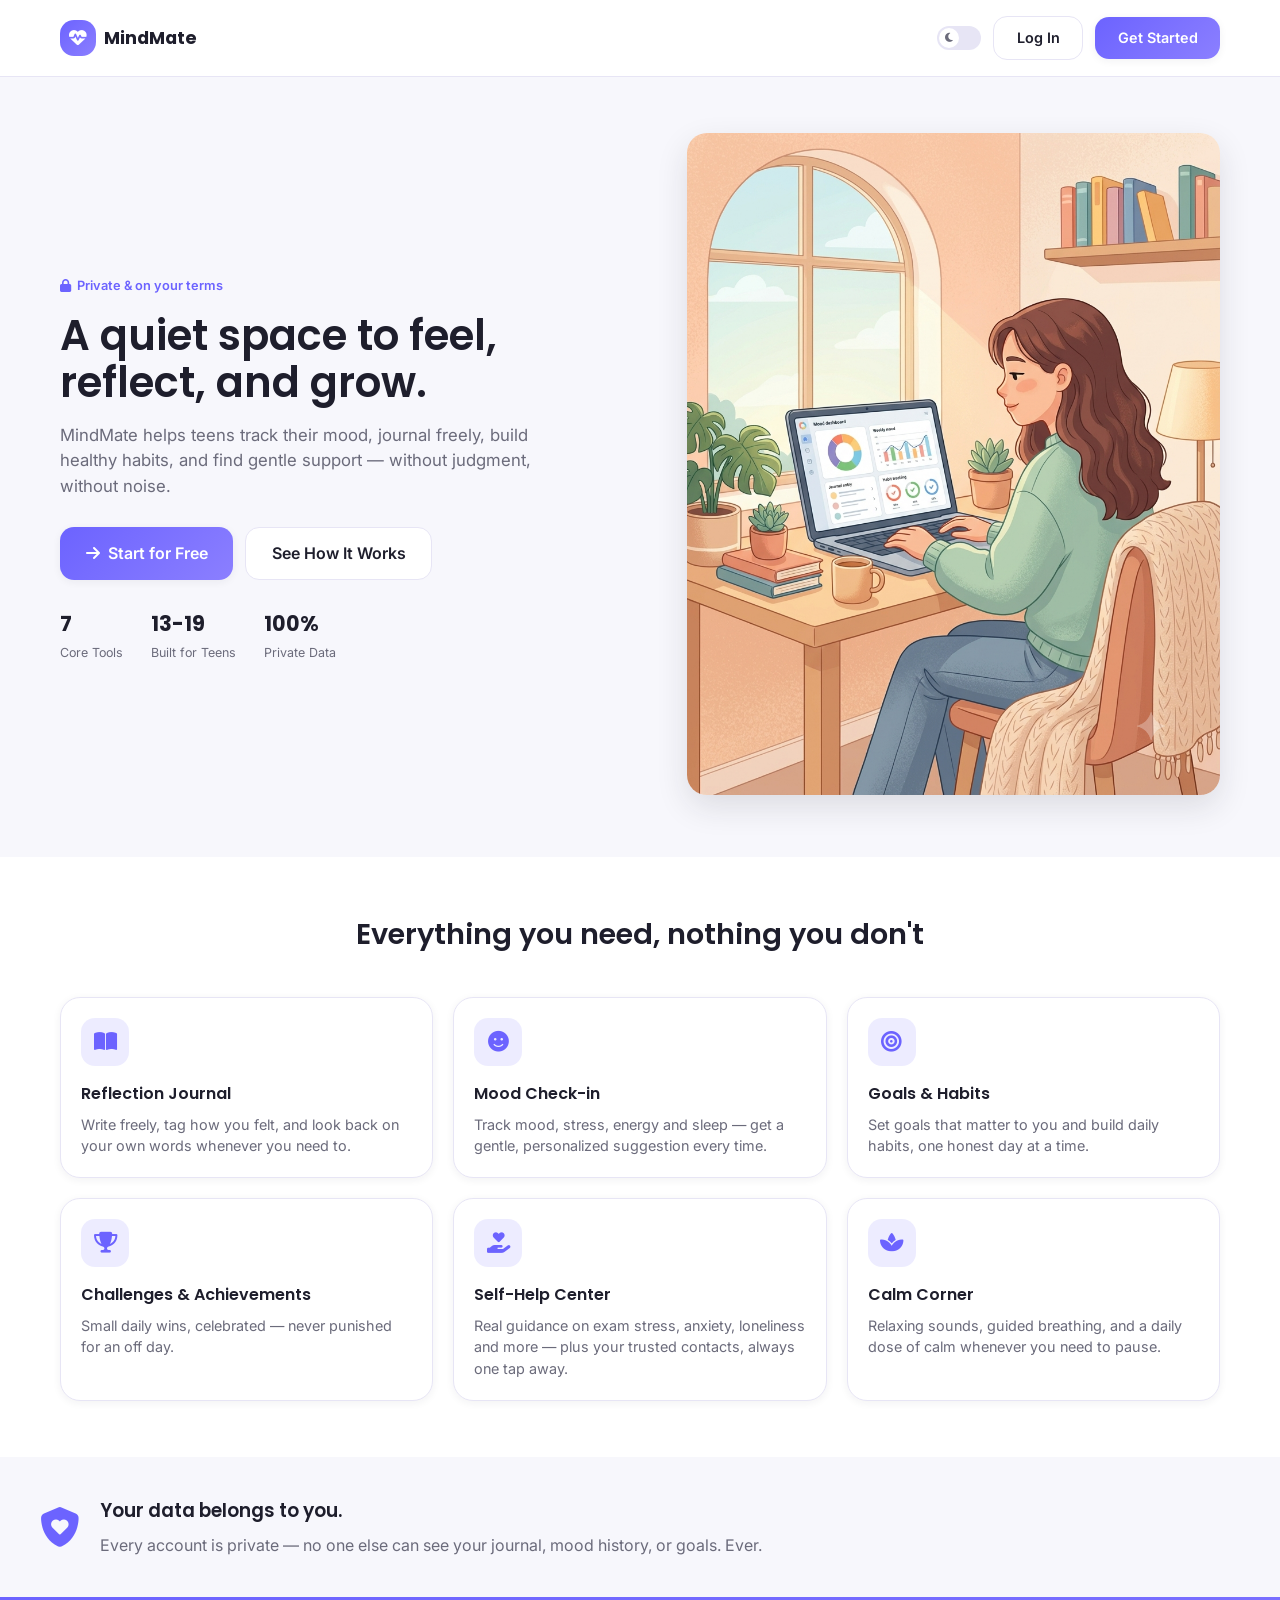
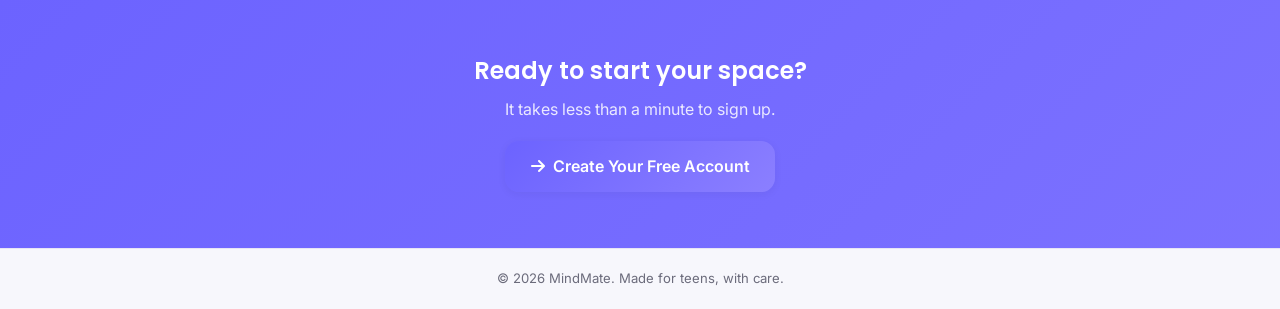
<file: index.html>
<!DOCTYPE html>
<html lang="en">
<head>
<meta charset="UTF-8">
<meta name="viewport" content="width=device-width, initial-scale=1.0">
<title>MindMate — Your Private Space to Feel, Reflect & Grow</title>
<meta name="description" content="A private mental wellness companion for teens — journal, mood tracking, goals, and gentle support, all in one calm space.">

<link rel="preconnect" href="https://fonts.googleapis.com">
<link rel="preconnect" href="https://fonts.gstatic.com" crossorigin>
<link href="https://fonts.googleapis.com/css2?family=Poppins:wght@500;600;700&family=Inter:wght@400;500;600;700&display=swap" rel="stylesheet">
<link rel="stylesheet" href="https://cdnjs.cloudflare.com/ajax/libs/font-awesome/6.5.1/css/all.min.css">

<link rel="stylesheet" href="css/style.css">
</head>
<body>

<header class="landing-nav">
  <div class="container landing-nav-inner">
    <a href="index.html" class="brand">
      <span class="brand-mark"><i class="fa-solid fa-heart-pulse"></i></span>
      MindMate
    </a>
    <div class="landing-nav-actions">
      <button class="theme-toggle" id="themeToggle" aria-label="Toggle dark mode" aria-pressed="false">
        <span class="knob"><i class="fa-solid fa-moon"></i></span>
      </button>
      <a href="html/login.html" class="btn btn-ghost">Log In</a>
      <a href="html/signup.html" class="btn btn-primary">Get Started</a>
    </div>
  </div>
</header>

<!-- ================= HERO ================= -->
<section class="hero">
  <div class="container hero-grid">
    <div class="hero-content">
      <span class="eyebrow"><i class="fa-solid fa-lock"></i> Private &amp; on your terms</span>
      <h1>A quiet space to feel, reflect, and grow.</h1>
      <p>MindMate helps teens track their mood, journal freely, build healthy habits, and find gentle support — without judgment, without noise.</p>
      <div class="hero-actions">
        <a href="html/signup.html" class="btn btn-primary btn-lg"><i class="fa-solid fa-arrow-right"></i> Start for Free</a>
        <a href="#features" class="btn btn-ghost btn-lg">See How It Works</a>
      </div>
      <div class="hero-stats">
        <div><strong>7</strong><span>Core Tools</span></div>
        <div><strong>13-19</strong><span>Built for Teens</span></div>
        <div><strong>100%</strong><span>Private Data</span></div>
      </div>
    </div>
    <div class="hero-visual">
      <img src="assets/images/hero-illustration.png" alt="Person journaling calmly at a desk with a mood dashboard on their laptop" loading="lazy">
    </div>
  </div>
</section>

<!-- ================= FEATURES ================= -->
<section id="features" class="section-alt">
  <div class="container">
    <h2 class="section-title">Everything you need, nothing you don't</h2>
    <div class="features-grid">
      <div class="card feature-card">
        <div class="feature-icon"><i class="fa-solid fa-book-open"></i></div>
        <h4>Reflection Journal</h4>
        <p>Write freely, tag how you felt, and look back on your own words whenever you need to.</p>
      </div>
      <div class="card feature-card">
        <div class="feature-icon"><i class="fa-solid fa-face-smile"></i></div>
        <h4>Mood Check-in</h4>
        <p>Track mood, stress, energy and sleep — get a gentle, personalized suggestion every time.</p>
      </div>
      <div class="card feature-card">
        <div class="feature-icon"><i class="fa-solid fa-bullseye"></i></div>
        <h4>Goals &amp; Habits</h4>
        <p>Set goals that matter to you and build daily habits, one honest day at a time.</p>
      </div>
      <div class="card feature-card">
        <div class="feature-icon"><i class="fa-solid fa-trophy"></i></div>
        <h4>Challenges &amp; Achievements</h4>
        <p>Small daily wins, celebrated — never punished for an off day.</p>
      </div>
      <div class="card feature-card">
        <div class="feature-icon"><i class="fa-solid fa-hand-holding-heart"></i></div>
        <h4>Self-Help Center</h4>
        <p>Real guidance on exam stress, anxiety, loneliness and more — plus your trusted contacts, always one tap away.</p>
      </div>
      <div class="card feature-card">
        <div class="feature-icon"><i class="fa-solid fa-spa"></i></div>
        <h4>Calm Corner</h4>
        <p>Relaxing sounds, guided breathing, and a daily dose of calm whenever you need to pause.</p>
      </div>
    </div>
  </div>
</section>

<!-- ================= PRIVACY ================= -->
<section>
  <div class="container privacy-band">
    <i class="fa-solid fa-shield-heart"></i>
    <div>
      <h3>Your data belongs to you.</h3>
      <p>Every account is private — no one else can see your journal, mood history, or goals. Ever.</p>
    </div>
  </div>
</section>

<!-- ================= CTA ================= -->
<section class="cta-band">
  <div class="container" style="text-align:center;">
    <h2>Ready to start your space?</h2>
    <p style="color:var(--text-secondary); margin-bottom:var(--sp-5);">It takes less than a minute to sign up.</p>
    <a href="html/signup.html" class="btn btn-primary btn-lg"><i class="fa-solid fa-arrow-right"></i> Create Your Free Account</a>
  </div>
</section>

<footer class="landing-footer">
  <div class="container">
    <p>&copy; 2026 MindMate. Made for teens, with care.</p>
  </div>
</footer>

<script>
  // Minimal theme toggle for the landing page only (auth.js/app.js not loaded here)
  document.addEventListener('DOMContentLoaded', () => {
    const themeToggle = document.getElementById('themeToggle');
    const root = document.documentElement;
    const saved = localStorage.getItem('mindmate_theme') || 'light';
    if (saved === 'dark') { root.setAttribute('data-theme', 'dark'); themeToggle.setAttribute('aria-pressed', 'true'); }
    themeToggle.addEventListener('click', () => {
      const isDark = root.getAttribute('data-theme') === 'dark';
      if (isDark) { root.removeAttribute('data-theme'); localStorage.setItem('mindmate_theme', 'light'); themeToggle.setAttribute('aria-pressed', 'false'); }
      else { root.setAttribute('data-theme', 'dark'); localStorage.setItem('mindmate_theme', 'dark'); themeToggle.setAttribute('aria-pressed', 'true'); }
    });
  });
</script>
</body>
</html>
</file>
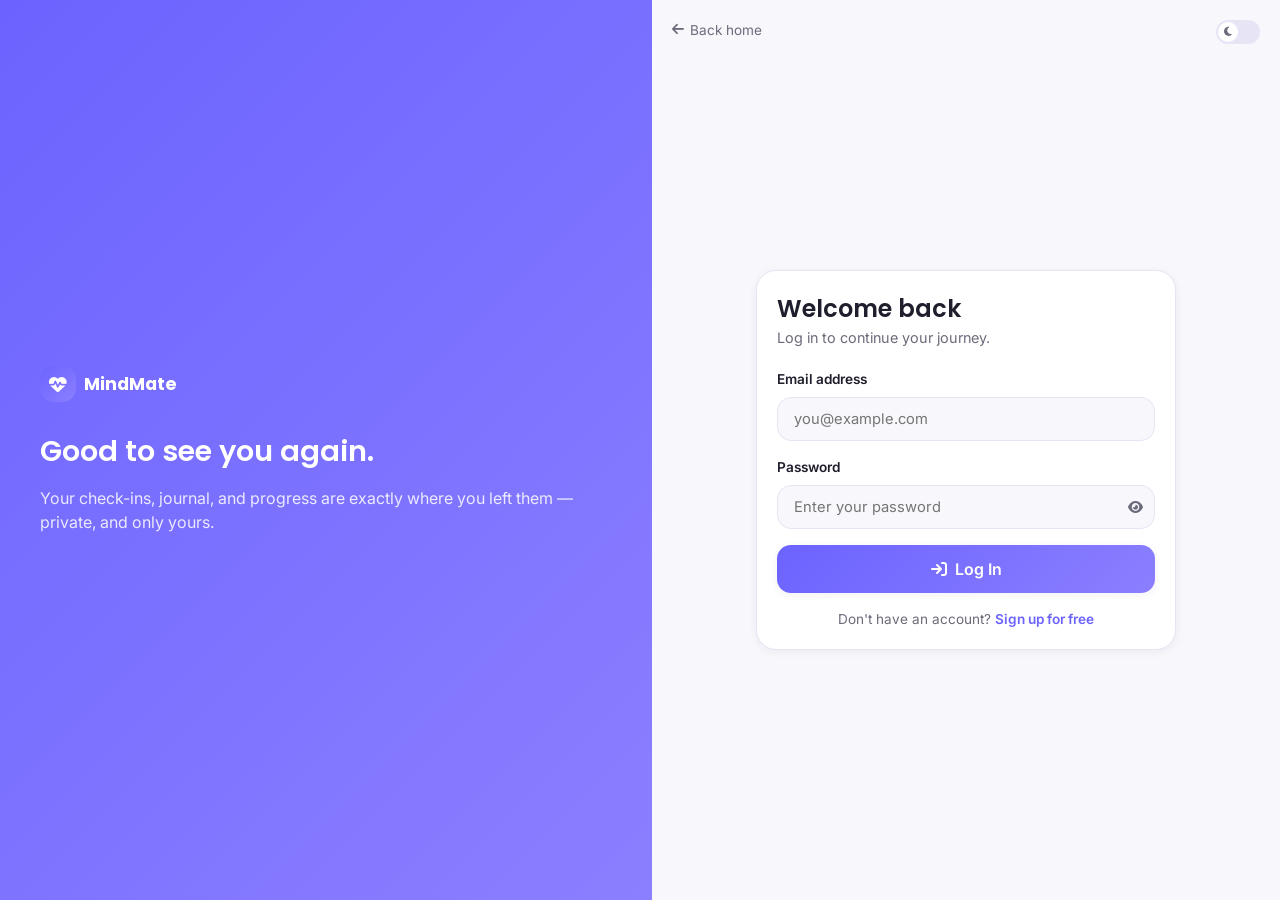
<file: html/achievements.html>
<!DOCTYPE html>
<html lang="en">
<head>
<meta charset="UTF-8">
<meta name="viewport" content="width=device-width, initial-scale=1.0">
<title>Achievements — MindMate</title>

<link rel="preconnect" href="https://fonts.googleapis.com">
<link rel="preconnect" href="https://fonts.gstatic.com" crossorigin>
<link href="https://fonts.googleapis.com/css2?family=Poppins:wght@500;600;700&family=Inter:wght@400;500;600;700&display=swap" rel="stylesheet">
<link rel="stylesheet" href="https://cdnjs.cloudflare.com/ajax/libs/font-awesome/6.5.1/css/all.min.css">

<link rel="stylesheet" href="../css/style.css">
</head>
<body data-page="achievements">

<div class="app-shell">

  <aside class="app-sidebar">
    <a href="dashboard.html" class="brand">
      <span class="brand-mark"><i class="fa-solid fa-heart-pulse"></i></span>
      MindMate
    </a>
    <nav class="sidebar-nav">
      <a href="dashboard.html"><i class="fa-solid fa-house"></i> Dashboard</a>
      <a href="journal.html"><i class="fa-solid fa-book-open"></i> Journal</a>
      <a href="mood.html"><i class="fa-solid fa-face-smile"></i> Mood Check-in</a>
      <a href="goals.html"><i class="fa-solid fa-bullseye"></i> Goals &amp; Habits</a>
      <a href="challenges.html"><i class="fa-solid fa-flag-checkered"></i> Challenges</a>
      <a href="achievements.html"><i class="fa-solid fa-trophy"></i> Achievements</a>
      <a href="selfhelp.html"><i class="fa-solid fa-hand-holding-heart"></i> Self-Help</a>
      <a href="calm.html"><i class="fa-solid fa-spa"></i> Calm Corner</a>
      <a href="help.html"><i class="fa-solid fa-circle-question"></i> Help &amp; Guide</a>
      <div class="nav-divider"></div>
      <a href="profile.html"><i class="fa-solid fa-user-gear"></i> Profile &amp; Settings</a>
    </nav>
    <div class="sidebar-footer">
      <div class="sidebar-avatar" id="sidebarAvatar">M</div>
      <div class="sidebar-user-info">
        <strong id="sidebarUserName">—</strong>
        <span id="sidebarUserEmail">—</span>
      </div>
      <button class="sidebar-logout" id="logoutBtn" aria-label="Log out" title="Log out">
        <i class="fa-solid fa-arrow-right-from-bracket"></i>
      </button>
    </div>
  </aside>

  <main class="app-main">
    <div class="app-topbar">
      <h1>Your Achievements</h1>
      <div class="app-topbar-actions">
        <button class="theme-toggle" id="themeToggle" aria-label="Toggle dark mode" aria-pressed="false">
          <span class="knob"><i class="fa-solid fa-moon"></i></span>
        </button>
      </div>
    </div>

    <p style="color:var(--text-secondary); font-size:0.92rem; margin-bottom:var(--sp-5);">
      Every badge here reflects real effort — locked ones just show how close you are, not what you're missing.
    </p>

    <div class="achievements-grid" id="achievementsGrid"></div>
  </main>
</div>

<nav class="bottom-tabbar">
  <a href="dashboard.html"><i class="fa-solid fa-house"></i>Home</a>
  <a href="journal.html"><i class="fa-solid fa-book-open"></i>Journal</a>
  <a href="mood.html"><i class="fa-solid fa-face-smile"></i>Mood</a>
  <a href="goals.html"><i class="fa-solid fa-bullseye"></i>Goals</a>
  <a href="profile.html"><i class="fa-solid fa-user"></i>Profile</a>
</nav>

<script src="../js/app.js"></script>
<script src="../js/achievements.js"></script>
</body>
</html>
</file>
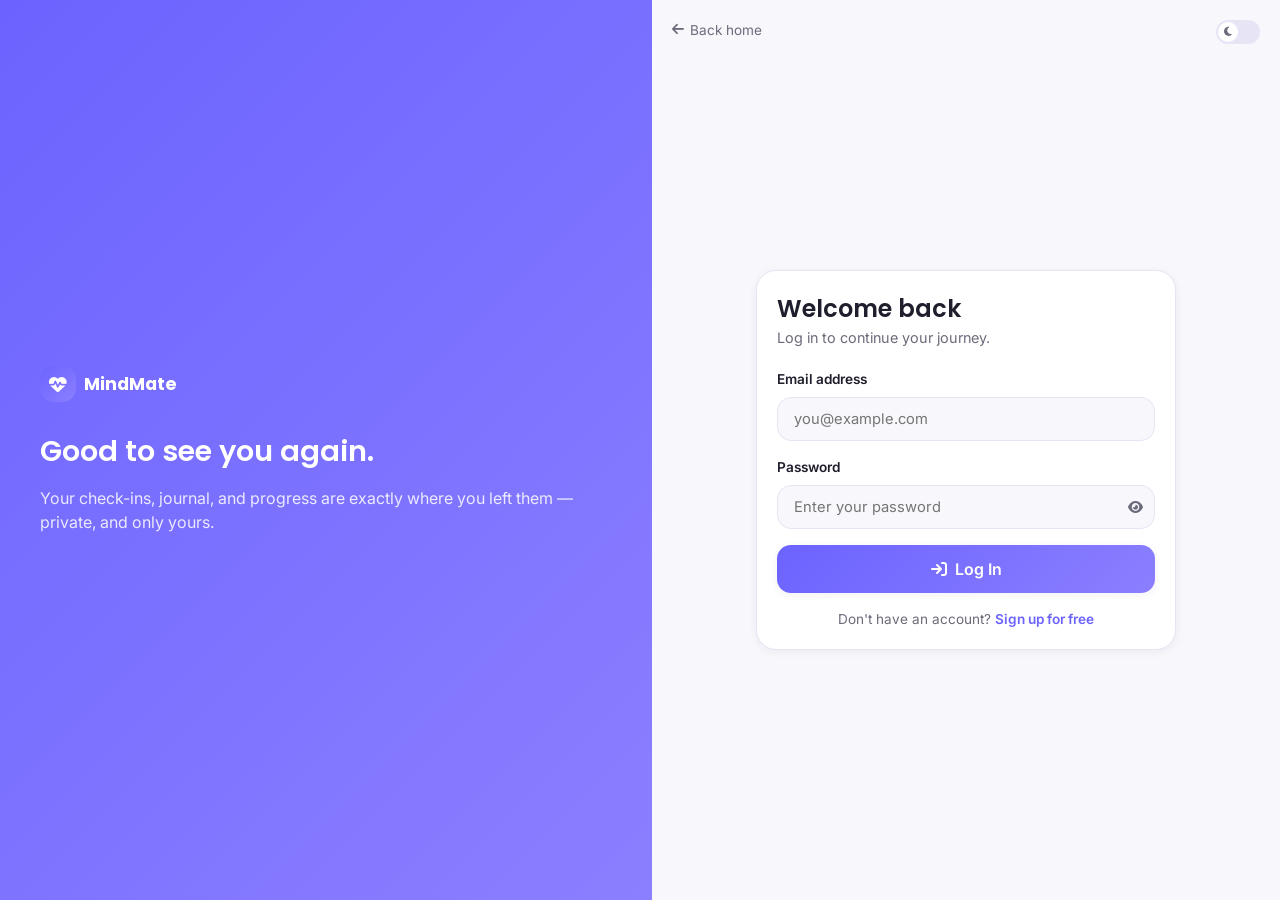
<file: html/calm.html>
<!DOCTYPE html>
<html lang="en">
<head>
<meta charset="UTF-8">
<meta name="viewport" content="width=device-width, initial-scale=1.0">
<title>Calm Corner — MindMate</title>

<link rel="preconnect" href="https://fonts.googleapis.com">
<link rel="preconnect" href="https://fonts.gstatic.com" crossorigin>
<link href="https://fonts.googleapis.com/css2?family=Poppins:wght@500;600;700&family=Inter:wght@400;500;600;700&display=swap" rel="stylesheet">
<link rel="stylesheet" href="https://cdnjs.cloudflare.com/ajax/libs/font-awesome/6.5.1/css/all.min.css">

<link rel="stylesheet" href="../css/style.css">
</head>
<body data-page="calm">

<div class="app-shell">

  <aside class="app-sidebar">
    <a href="dashboard.html" class="brand">
      <span class="brand-mark"><i class="fa-solid fa-heart-pulse"></i></span>
      MindMate
    </a>
    <nav class="sidebar-nav">
      <a href="dashboard.html"><i class="fa-solid fa-house"></i> Dashboard</a>
      <a href="journal.html"><i class="fa-solid fa-book-open"></i> Journal</a>
      <a href="mood.html"><i class="fa-solid fa-face-smile"></i> Mood Check-in</a>
      <a href="goals.html"><i class="fa-solid fa-bullseye"></i> Goals &amp; Habits</a>
      <a href="challenges.html"><i class="fa-solid fa-flag-checkered"></i> Challenges</a>
      <a href="achievements.html"><i class="fa-solid fa-trophy"></i> Achievements</a>
      <a href="selfhelp.html"><i class="fa-solid fa-hand-holding-heart"></i> Self-Help</a>
      <a href="calm.html"><i class="fa-solid fa-spa"></i> Calm Corner</a>
      <a href="help.html"><i class="fa-solid fa-circle-question"></i> Help &amp; Guide</a>
      <div class="nav-divider"></div>
      <a href="profile.html"><i class="fa-solid fa-user-gear"></i> Profile &amp; Settings</a>
    </nav>
    <div class="sidebar-footer">
      <div class="sidebar-avatar" id="sidebarAvatar">M</div>
      <div class="sidebar-user-info">
        <strong id="sidebarUserName">—</strong>
        <span id="sidebarUserEmail">—</span>
      </div>
      <button class="sidebar-logout" id="logoutBtn" aria-label="Log out" title="Log out">
        <i class="fa-solid fa-arrow-right-from-bracket"></i>
      </button>
    </div>
  </aside>

  <main class="app-main">
    <div class="app-topbar">
      <h1>Calm Corner</h1>
      <div class="app-topbar-actions">
        <button class="theme-toggle" id="themeToggle" aria-label="Toggle dark mode" aria-pressed="false">
          <span class="knob"><i class="fa-solid fa-moon"></i></span>
        </button>
      </div>
    </div>

    <p style="color:var(--text-secondary); margin-bottom:var(--sp-6); font-size:0.92rem;">
      Take a small break — nothing to do here, just a few minutes for yourself.
    </p>

    <div class="calm-grid">

      <div class="card calm-card">
        <div class="widget-head">
          <h3><span class="widget-icon"><i class="fa-solid fa-music"></i></span> Relaxing Sounds</h3>
        </div>
        <div class="sound-list" id="soundList"></div>
      </div>

      <div class="card calm-card">
        <div class="widget-head">
          <h3><span class="widget-icon"><i class="fa-solid fa-wind"></i></span> Breathing Exercise</h3>
        </div>
        <div class="breathing-wrap">
          <div class="breathing-circle" id="breathingCircle">
            <span id="breathingText">Ready</span>
          </div>
          <button class="btn btn-primary" id="breathingToggleBtn" style="margin-top:var(--sp-5);">
            <i class="fa-solid fa-play"></i> Start
          </button>
        </div>
      </div>

      <div class="card calm-card glass">
        <div class="widget-head">
          <h3><span class="widget-icon"><i class="fa-solid fa-quote-left"></i></span> Daily Positive Quote</h3>
        </div>
        <p id="calmQuoteText" style="font-size:1rem; font-style:italic; margin-bottom:var(--sp-2);">"Loading..."</p>
        <span id="calmQuoteAuthor" style="font-size:0.82rem;">— MindMate</span>
      </div>

      <div class="card calm-card">
        <div class="widget-head">
          <h3><span class="widget-icon"><i class="fa-solid fa-lightbulb"></i></span> Quick Relax Tips</h3>
        </div>
        <ul class="tips-list" id="tipsList"></ul>
      </div>

    </div>
  </main>
</div>

<nav class="bottom-tabbar">
  <a href="dashboard.html"><i class="fa-solid fa-house"></i>Home</a>
  <a href="journal.html"><i class="fa-solid fa-book-open"></i>Journal</a>
  <a href="mood.html"><i class="fa-solid fa-face-smile"></i>Mood</a>
  <a href="goals.html"><i class="fa-solid fa-bullseye"></i>Goals</a>
  <a href="profile.html"><i class="fa-solid fa-user"></i>Profile</a>
</nav>

<script src="../js/app.js"></script>
<script src="../js/calm.js"></script>
</body>
</html>
</file>
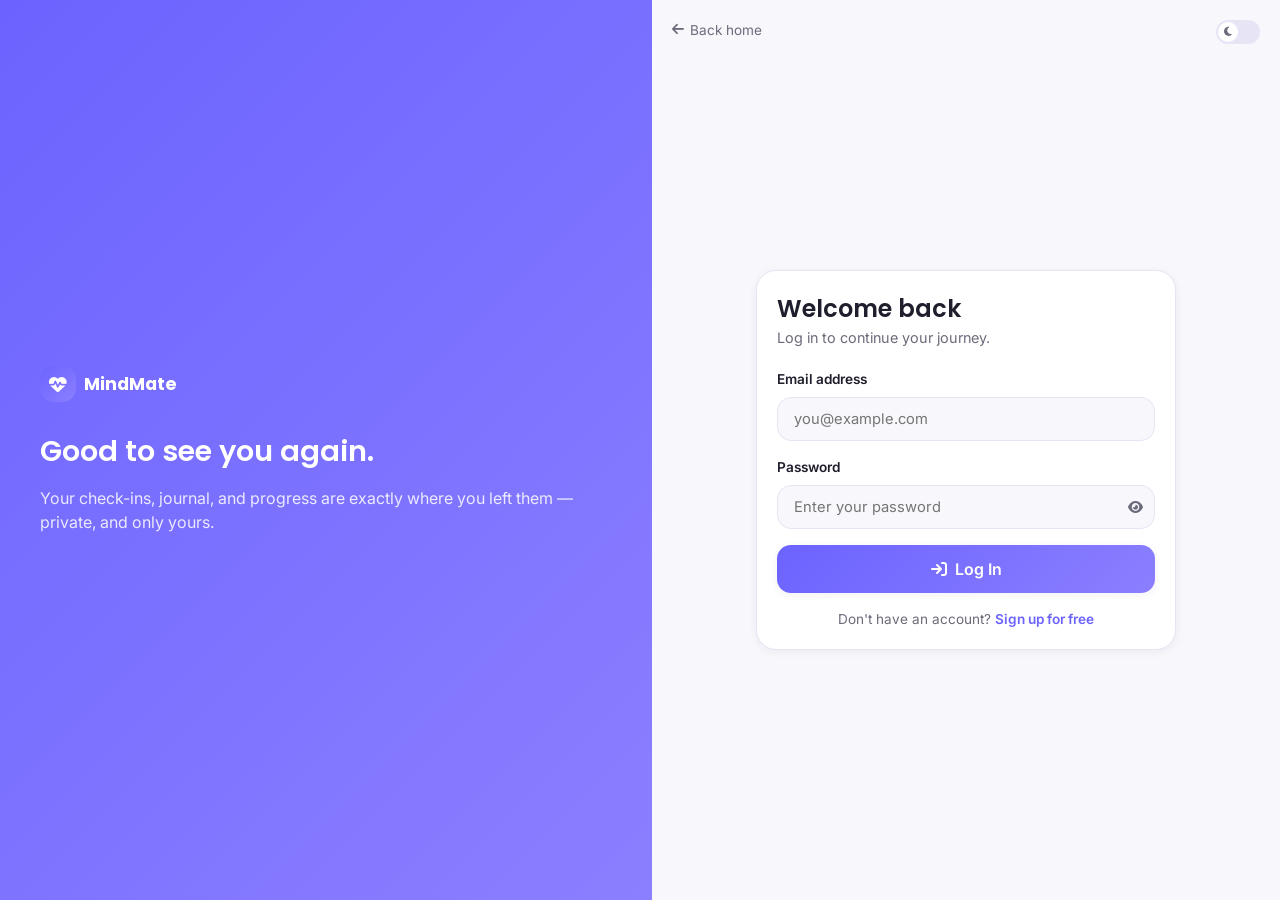
<file: html/challenges.html>
<!DOCTYPE html>
<html lang="en">
<head>
<meta charset="UTF-8">
<meta name="viewport" content="width=device-width, initial-scale=1.0">
<title>Challenges — MindMate</title>

<link rel="preconnect" href="https://fonts.googleapis.com">
<link rel="preconnect" href="https://fonts.gstatic.com" crossorigin>
<link href="https://fonts.googleapis.com/css2?family=Poppins:wght@500;600;700&family=Inter:wght@400;500;600;700&display=swap" rel="stylesheet">
<link rel="stylesheet" href="https://cdnjs.cloudflare.com/ajax/libs/font-awesome/6.5.1/css/all.min.css">

<link rel="stylesheet" href="../css/style.css">
</head>
<body data-page="challenges">

<div class="app-shell">

  <aside class="app-sidebar">
    <a href="dashboard.html" class="brand">
      <span class="brand-mark"><i class="fa-solid fa-heart-pulse"></i></span>
      MindMate
    </a>
    <nav class="sidebar-nav">
      <a href="dashboard.html"><i class="fa-solid fa-house"></i> Dashboard</a>
      <a href="journal.html"><i class="fa-solid fa-book-open"></i> Journal</a>
      <a href="mood.html"><i class="fa-solid fa-face-smile"></i> Mood Check-in</a>
      <a href="goals.html"><i class="fa-solid fa-bullseye"></i> Goals &amp; Habits</a>
      <a href="challenges.html"><i class="fa-solid fa-flag-checkered"></i> Challenges</a>
      <a href="achievements.html"><i class="fa-solid fa-trophy"></i> Achievements</a>
      <a href="selfhelp.html"><i class="fa-solid fa-hand-holding-heart"></i> Self-Help</a>
      <a href="calm.html"><i class="fa-solid fa-spa"></i> Calm Corner</a>
      <a href="help.html"><i class="fa-solid fa-circle-question"></i> Help &amp; Guide</a>
      <div class="nav-divider"></div>
      <a href="profile.html"><i class="fa-solid fa-user-gear"></i> Profile &amp; Settings</a>
    </nav>
    <div class="sidebar-footer">
      <div class="sidebar-avatar" id="sidebarAvatar">M</div>
      <div class="sidebar-user-info">
        <strong id="sidebarUserName">—</strong>
        <span id="sidebarUserEmail">—</span>
      </div>
      <button class="sidebar-logout" id="logoutBtn" aria-label="Log out" title="Log out">
        <i class="fa-solid fa-arrow-right-from-bracket"></i>
      </button>
    </div>
  </aside>

  <main class="app-main">
    <div class="app-topbar">
      <h1>Daily Wellness Challenges</h1>
      <div class="app-topbar-actions">
        <button class="theme-toggle" id="themeToggle" aria-label="Toggle dark mode" aria-pressed="false">
          <span class="knob"><i class="fa-solid fa-moon"></i></span>
        </button>
      </div>
    </div>

    <p style="color:var(--text-secondary); font-size:0.92rem; margin-bottom:var(--sp-5);">
      Small wins, every day. Missing a day doesn't erase your progress — you get 1 free rest day each week.
    </p>

    <div class="card widget" style="margin-bottom:var(--sp-5);">
      <div class="widget-head">
        <h3><span class="widget-icon"><i class="fa-solid fa-fire"></i></span> Current Streak</h3>
        <button class="btn btn-ghost" id="customizeBtn"><i class="fa-solid fa-sliders"></i> Customize</button>
      </div>
      <div style="display:flex; align-items:center; gap:var(--sp-4); margin-bottom:var(--sp-3);">
        <div class="stat-icon-circle"><i class="fa-solid fa-fire"></i></div>
        <div>
          <div class="stat-number"><span id="streakNumber">0</span> days</div>
          <div class="stat-label" id="graceDayStatus">1 rest day available this week</div>
        </div>
      </div>
      <button class="btn btn-ghost" id="useGraceBtn" style="display:none;">
        <i class="fa-solid fa-mug-hot"></i> Use today as a rest day
      </button>
    </div>

    <div class="card widget">
      <div class="widget-head">
        <h3>Today's Challenges</h3>
        <span id="challengeProgressText" style="font-size:0.8rem; color:var(--text-secondary);">0/4 completed</span>
      </div>
      <div class="progress-track" style="margin-bottom:var(--sp-4);">
        <div class="progress-fill" id="challengeProgressFill" style="width:0%"></div>
      </div>
      <div class="challenge-list" id="challengeList"></div>
    </div>
  </main>
</div>

<nav class="bottom-tabbar">
  <a href="dashboard.html"><i class="fa-solid fa-house"></i>Home</a>
  <a href="journal.html"><i class="fa-solid fa-book-open"></i>Journal</a>
  <a href="mood.html"><i class="fa-solid fa-face-smile"></i>Mood</a>
  <a href="goals.html"><i class="fa-solid fa-bullseye"></i>Goals</a>
  <a href="profile.html"><i class="fa-solid fa-user"></i>Profile</a>
</nav>

<!-- Customize Challenges Modal -->
<div class="modal-overlay" id="customizeModal">
  <div class="card modal-box" style="max-width:500px;">
    <div class="modal-head">
      <h3>Customize Your Challenges</h3>
      <button class="modal-close" id="closeCustomizeModal"><i class="fa-solid fa-xmark"></i></button>
    </div>
    <p style="font-size:0.85rem; color:var(--text-secondary); margin-bottom:var(--sp-4);">Pick up to 6 challenges that actually matter to you.</p>
    <div id="customizeList" style="display:flex; flex-direction:column; gap:var(--sp-3); margin-bottom:var(--sp-4);"></div>
    <button type="button" class="btn btn-ghost btn-block" id="addCustomChallengeBtn"><i class="fa-solid fa-plus"></i> Add Custom Challenge</button>
    <div class="modal-actions">
      <button class="btn btn-ghost" id="cancelCustomizeBtn">Cancel</button>
      <button class="btn btn-primary" id="saveCustomizeBtn"><i class="fa-solid fa-floppy-disk"></i> Save</button>
    </div>
  </div>
</div>

<script src="../js/app.js"></script>
<script src="../js/challenges.js"></script>
</body>
</html>
</file>
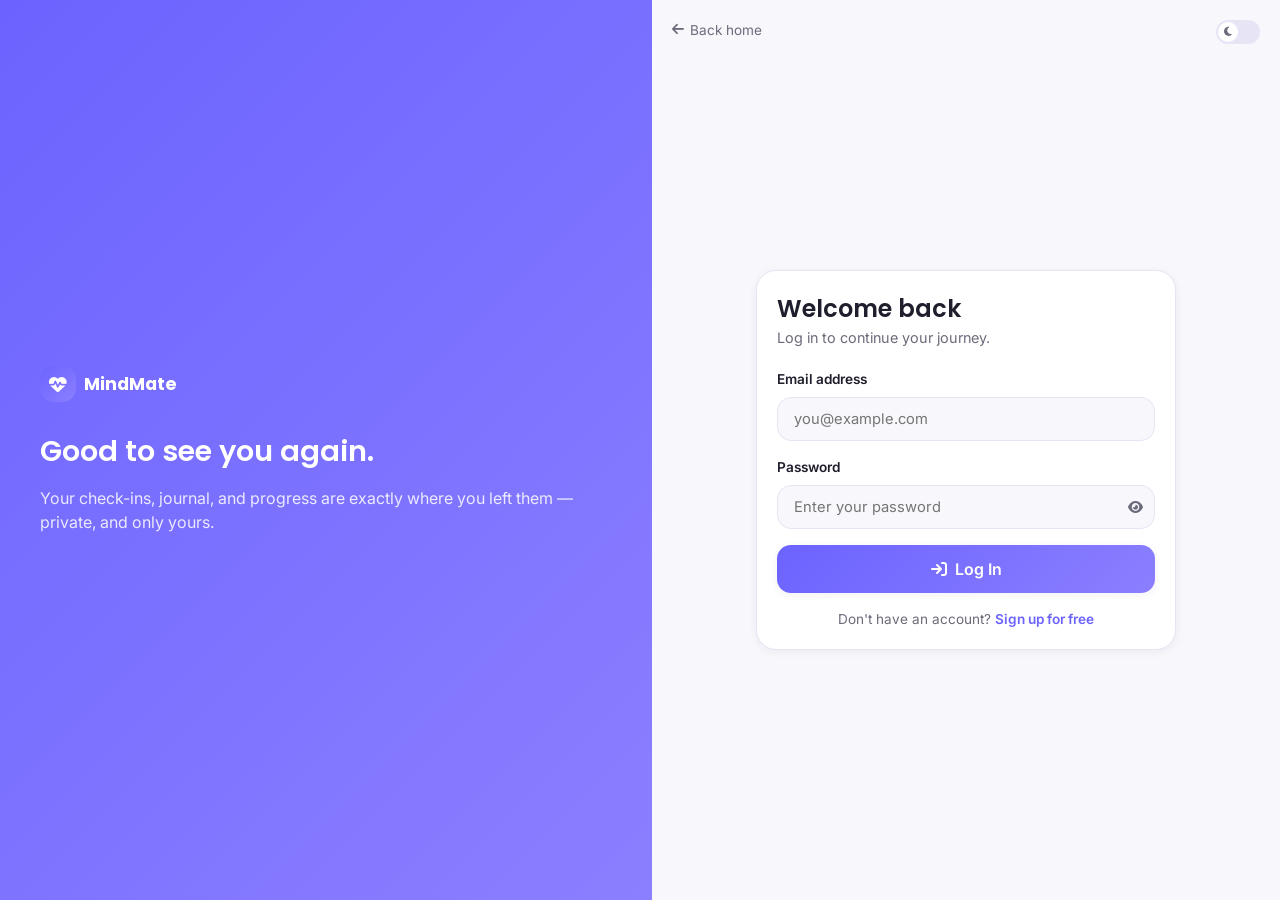
<file: html/dashboard.html>
<!DOCTYPE html>
<html lang="en">
<head>
<meta charset="UTF-8">
<meta name="viewport" content="width=device-width, initial-scale=1.0">
<title>Dashboard — MindMate</title>

<link rel="preconnect" href="https://fonts.googleapis.com">
<link rel="preconnect" href="https://fonts.gstatic.com" crossorigin>
<link href="https://fonts.googleapis.com/css2?family=Poppins:wght@500;600;700&family=Inter:wght@400;500;600;700&display=swap" rel="stylesheet">
<link rel="stylesheet" href="https://cdnjs.cloudflare.com/ajax/libs/font-awesome/6.5.1/css/all.min.css">

<link rel="stylesheet" href="../css/style.css">
</head>
<body data-page="dashboard">

<div class="app-shell">

  <aside class="app-sidebar">
    <a href="dashboard.html" class="brand">
      <span class="brand-mark"><i class="fa-solid fa-heart-pulse"></i></span>
      MindMate
    </a>

    <nav class="sidebar-nav">
      <a href="dashboard.html"><i class="fa-solid fa-house"></i> Dashboard</a>
      <a href="journal.html"><i class="fa-solid fa-book-open"></i> Journal</a>
      <a href="mood.html"><i class="fa-solid fa-face-smile"></i> Mood Check-in</a>
      <a href="goals.html"><i class="fa-solid fa-bullseye"></i> Goals &amp; Habits</a>
      <a href="challenges.html"><i class="fa-solid fa-flag-checkered"></i> Challenges</a>
      <a href="achievements.html"><i class="fa-solid fa-trophy"></i> Achievements</a>
      <a href="selfhelp.html"><i class="fa-solid fa-hand-holding-heart"></i> Self-Help</a>
      <a href="calm.html"><i class="fa-solid fa-spa"></i> Calm Corner</a>
      <a href="help.html"><i class="fa-solid fa-circle-question"></i> Help &amp; Guide</a>
      <div class="nav-divider"></div>
      <a href="profile.html"><i class="fa-solid fa-user-gear"></i> Profile &amp; Settings</a>
    </nav>

    <div class="sidebar-footer">
      <div class="sidebar-avatar" id="sidebarAvatar">M</div>
      <div class="sidebar-user-info">
        <strong id="sidebarUserName">—</strong>
        <span id="sidebarUserEmail">—</span>
      </div>
      <button class="sidebar-logout" id="logoutBtn" aria-label="Log out" title="Log out">
        <i class="fa-solid fa-arrow-right-from-bracket"></i>
      </button>
    </div>
  </aside>

  <main class="app-main">

    <div class="app-topbar">
      <h1>Dashboard</h1>
      <div class="app-topbar-actions">
        <button class="theme-toggle" id="themeToggle" aria-label="Toggle dark mode" aria-pressed="false">
          <span class="knob"><i class="fa-solid fa-moon"></i></span>
        </button>
      </div>
    </div>

    <div class="dashboard-grid">

      <!-- Block 1: Greeting + Today's Mood -->
      <div class="card greeting-banner widget-3">
        <div>
          <h2 id="greetingText">Hi there</h2>
          <p id="greetingDate">—</p>
        </div>
        <div class="greeting-mood-pill" id="todayMoodPill">
          <span class="emoji">👋</span>
          <span><strong>Loading…</strong><span>Today's mood</span></span>
        </div>
      </div>

      <!-- Block 2: Quick Check-in -->
      <div class="card widget">
        <div class="widget-head">
          <h3><span class="widget-icon"><i class="fa-solid fa-face-smile"></i></span> Quick Check-in</h3>
        </div>
        <p style="font-size:0.85rem; color:var(--text-secondary);">How are you feeling right now?</p>
        <div class="mood-chip-row" id="quickMoodRow"></div>
        <a href="mood.html" class="widget-link">Full check-in &amp; analytics <i class="fa-solid fa-arrow-right"></i></a>
      </div>

      <!-- Block 3: Streak + Latest Badge (combined) -->
      <div class="card widget">
        <div class="widget-head">
          <h3><span class="widget-icon"><i class="fa-solid fa-fire"></i></span> Your Progress</h3>
          <a href="achievements.html" class="widget-link">Achievements <i class="fa-solid fa-arrow-right"></i></a>
        </div>
        <div style="display:flex; align-items:center; gap:var(--sp-4); margin-bottom:var(--sp-4);">
          <div class="stat-icon-circle"><i class="fa-solid fa-fire"></i></div>
          <div>
            <div class="stat-number"><span id="streakNumber">0</span> day streak</div>
            <div class="stat-label">Keep checking in daily</div>
          </div>
        </div>
        <div class="badge-row" id="badgeRow"></div>
      </div>

      <!-- Block 4: Daily Quote -->
      <div class="card glass widget">
        <div class="widget-head">
          <h3><span class="widget-icon"><i class="fa-solid fa-quote-left"></i></span> Daily Quote</h3>
        </div>
        <p id="dailyQuoteText">"Loading today's quote…"</p>
        <span class="quote-author" id="dailyQuoteAuthor">— MindMate</span>
      </div>

      <!-- Block 5: Today's Challenges (compact preview) -->
      <div class="card widget widget-3">
        <div class="widget-head">
          <h3><span class="widget-icon"><i class="fa-solid fa-flag-checkered"></i></span> Today's Challenges</h3>
          <a href="challenges.html" class="widget-link">View all <i class="fa-solid fa-arrow-right"></i></a>
        </div>
        <span id="challengeProgressText" style="font-size:0.8rem; color:var(--text-secondary);">0/4 completed</span>
        <div class="progress-track" style="margin-bottom:var(--sp-4);">
          <div class="progress-fill" id="challengeProgressFill" style="width:0%"></div>
        </div>
        <div class="challenge-list" id="challengeList"></div>
      </div>

      <!-- Block 6: Goals & Habits (combined) -->
      <div class="card widget widget-2 progress-card">
        <div class="widget-head">
          <h3><span class="widget-icon"><i class="fa-solid fa-bullseye"></i></span> Goals &amp; Habits</h3>
          <a href="goals.html" class="widget-link">View all <i class="fa-solid fa-arrow-right"></i></a>
        </div>
        <div id="goalProgressBody"></div>
        <div style="border-top:1px solid var(--border-soft); margin:var(--sp-4) 0;"></div>
        <div id="habitProgressBody"></div>
      </div>

      <!-- Block 7: Recent Journal -->
      <div class="card widget progress-card">
        <div class="widget-head">
          <h3><span class="widget-icon"><i class="fa-solid fa-book-open"></i></span> Recent Journal</h3>
          <a href="journal.html" class="widget-link">View all <i class="fa-solid fa-arrow-right"></i></a>
        </div>
        <div id="journalPreviewList"></div>
      </div>

    </div>
  </main>
</div>

<nav class="bottom-tabbar">
  <a href="dashboard.html"><i class="fa-solid fa-house"></i>Home</a>
  <a href="journal.html"><i class="fa-solid fa-book-open"></i>Journal</a>
  <a href="mood.html"><i class="fa-solid fa-face-smile"></i>Mood</a>
  <a href="goals.html"><i class="fa-solid fa-bullseye"></i>Goals</a>
  <a href="profile.html"><i class="fa-solid fa-user"></i>Profile</a>
</nav>

<script src="../js/app.js"></script>
</body>
</html>
</file>
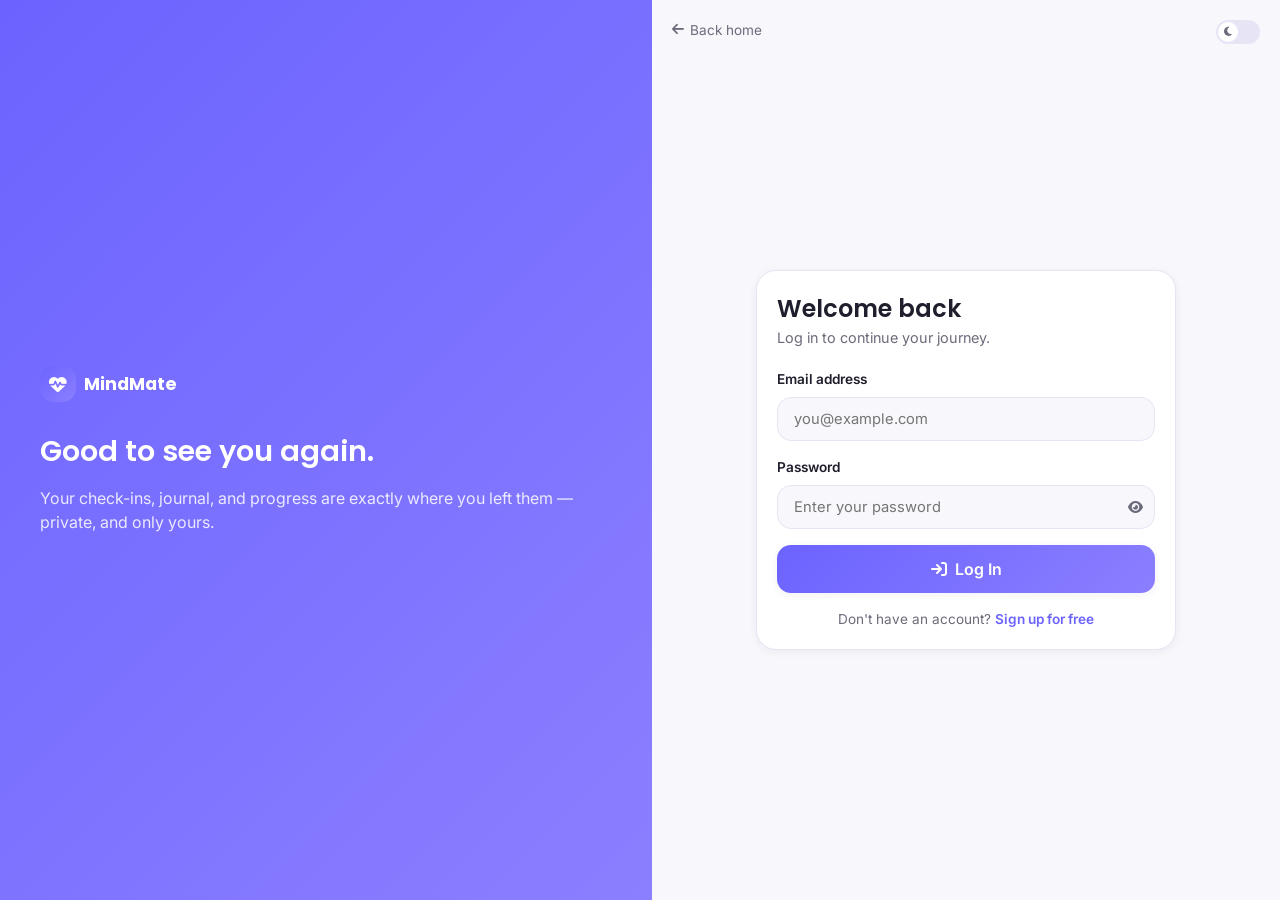
<file: html/goals.html>
<!DOCTYPE html>
<html lang="en">
<head>
<meta charset="UTF-8">
<meta name="viewport" content="width=device-width, initial-scale=1.0">
<title>Goals &amp; Habits — MindMate</title>

<link rel="preconnect" href="https://fonts.googleapis.com">
<link rel="preconnect" href="https://fonts.gstatic.com" crossorigin>
<link href="https://fonts.googleapis.com/css2?family=Poppins:wght@500;600;700&family=Inter:wght@400;500;600;700&display=swap" rel="stylesheet">
<link rel="stylesheet" href="https://cdnjs.cloudflare.com/ajax/libs/font-awesome/6.5.1/css/all.min.css">

<link rel="stylesheet" href="../css/style.css">
</head>
<body data-page="goals">

<div class="app-shell">

  <aside class="app-sidebar">
    <a href="dashboard.html" class="brand">
      <span class="brand-mark"><i class="fa-solid fa-heart-pulse"></i></span>
      MindMate
    </a>
    <nav class="sidebar-nav">
      <a href="dashboard.html"><i class="fa-solid fa-house"></i> Dashboard</a>
      <a href="journal.html"><i class="fa-solid fa-book-open"></i> Journal</a>
      <a href="mood.html"><i class="fa-solid fa-face-smile"></i> Mood Check-in</a>
      <a href="goals.html"><i class="fa-solid fa-bullseye"></i> Goals &amp; Habits</a>
      <a href="challenges.html"><i class="fa-solid fa-flag-checkered"></i> Challenges</a>
      <a href="achievements.html"><i class="fa-solid fa-trophy"></i> Achievements</a>
      <a href="selfhelp.html"><i class="fa-solid fa-hand-holding-heart"></i> Self-Help</a>
      <a href="calm.html"><i class="fa-solid fa-spa"></i> Calm Corner</a>
      <a href="help.html"><i class="fa-solid fa-circle-question"></i> Help &amp; Guide</a>
      <div class="nav-divider"></div>
      <a href="profile.html"><i class="fa-solid fa-user-gear"></i> Profile &amp; Settings</a>
    </nav>
    <div class="sidebar-footer">
      <div class="sidebar-avatar" id="sidebarAvatar">M</div>
      <div class="sidebar-user-info">
        <strong id="sidebarUserName">—</strong>
        <span id="sidebarUserEmail">—</span>
      </div>
      <button class="sidebar-logout" id="logoutBtn" aria-label="Log out" title="Log out">
        <i class="fa-solid fa-arrow-right-from-bracket"></i>
      </button>
    </div>
  </aside>

  <main class="app-main">
    <div class="app-topbar">
      <h1>Goals &amp; Habit Tracker</h1>
      <div class="app-topbar-actions">
        <button class="theme-toggle" id="themeToggle" aria-label="Toggle dark mode" aria-pressed="false">
          <span class="knob"><i class="fa-solid fa-moon"></i></span>
        </button>
      </div>
    </div>

    <div class="goals-top-stats">
      <div class="card widget">
        <div style="display:flex; align-items:center; gap:var(--sp-4);">
          <div class="stat-icon-circle"><i class="fa-solid fa-bullseye"></i></div>
          <div><div class="stat-number" id="statGoalCount">0</div><div class="stat-label">Active goals</div></div>
        </div>
      </div>
      <div class="card widget">
        <div style="display:flex; align-items:center; gap:var(--sp-4);">
          <div class="stat-icon-circle"><i class="fa-solid fa-list-check"></i></div>
          <div><div class="stat-number" id="statHabitPct">0%</div><div class="stat-label">Habits done today</div></div>
        </div>
      </div>
      <div class="card widget">
        <div style="display:flex; align-items:center; gap:var(--sp-4);">
          <div class="stat-icon-circle"><i class="fa-solid fa-chart-simple"></i></div>
          <div><div class="stat-number" id="statAvgProgress">0%</div><div class="stat-label">Average goal progress</div></div>
        </div>
      </div>
    </div>

    <div class="goals-section-head">
      <h3>Your Goals</h3>
      <button class="btn btn-primary" id="openGoalModalBtn"><i class="fa-solid fa-plus"></i> Add Goal</button>
    </div>
    <div class="goal-list" id="goalList"></div>
    <div class="empty-state" id="goalEmptyState" style="display:none;">
      <i class="fa-solid fa-bullseye"></i>
      <p>No goals yet. What's something you'd like to work toward?</p>
      <button class="btn btn-secondary" id="emptyGoalAddBtn">Add your first goal</button>
    </div>

    <div class="goals-section-head" style="margin-top:var(--sp-6);">
      <h3>Daily Habit Checklist</h3>
      <button class="btn btn-primary" id="openHabitModalBtn"><i class="fa-solid fa-plus"></i> Add Habit</button>
    </div>
    <div class="habit-list" id="habitList"></div>
    <div class="empty-state" id="habitEmptyState" style="display:none;">
      <i class="fa-solid fa-list-check"></i>
      <p>No habits yet. Small, repeated actions build big change.</p>
      <button class="btn btn-secondary" id="emptyHabitAddBtn">Add your first habit</button>
    </div>
  </main>
</div>

<nav class="bottom-tabbar">
  <a href="dashboard.html"><i class="fa-solid fa-house"></i>Home</a>
  <a href="journal.html"><i class="fa-solid fa-book-open"></i>Journal</a>
  <a href="mood.html"><i class="fa-solid fa-face-smile"></i>Mood</a>
  <a href="goals.html"><i class="fa-solid fa-bullseye"></i>Goals</a>
  <a href="profile.html"><i class="fa-solid fa-user"></i>Profile</a>
</nav>

<!-- Add/Edit Goal Modal -->
<div class="modal-overlay" id="goalModal">
  <div class="card modal-box">
    <div class="modal-head">
      <h3 id="goalModalTitle">New Goal</h3>
      <button class="modal-close" id="closeGoalModalBtn"><i class="fa-solid fa-xmark"></i></button>
    </div>
    <form id="goalForm">
      <div class="form-group">
        <label for="goalTitle">Goal title</label>
        <input type="text" id="goalTitle" placeholder="e.g. Improve my grades in Math" required>
      </div>
      <div class="form-group">
        <label for="goalDate">Target date (optional)</label>
        <input type="date" id="goalDate">
      </div>
      <div class="modal-actions">
        <button type="button" class="btn btn-ghost" id="cancelGoalBtn">Cancel</button>
        <button type="submit" class="btn btn-primary"><i class="fa-solid fa-floppy-disk"></i> Save Goal</button>
      </div>
    </form>
  </div>
</div>

<!-- Delete Goal Modal -->
<div class="modal-overlay" id="goalDeleteModal">
  <div class="card modal-box">
    <div class="modal-head">
      <h3>Delete Goal</h3>
      <button class="modal-close" id="closeGoalDeleteModal"><i class="fa-solid fa-xmark"></i></button>
    </div>
    <p style="margin-bottom:20px; color:var(--text-secondary);">Are you sure you want to delete this goal?</p>
    <div class="modal-actions">
      <button class="btn btn-ghost" id="cancelGoalDelete">Cancel</button>
      <button class="btn btn-danger" id="confirmGoalDelete"><i class="fa-solid fa-trash"></i> Delete</button>
    </div>
  </div>
</div>

<!-- Add/Edit Habit Modal -->
<div class="modal-overlay" id="habitModal">
  <div class="card modal-box">
    <div class="modal-head">
      <h3 id="habitModalTitle">New Habit</h3>
      <button class="modal-close" id="closeHabitModalBtn"><i class="fa-solid fa-xmark"></i></button>
    </div>
    <form id="habitForm">
      <div class="form-group">
        <label for="habitTitle">Habit title</label>
        <input type="text" id="habitTitle" placeholder="e.g. Drink 8 glasses of water" required>
      </div>
      <div class="modal-actions">
        <button type="button" class="btn btn-ghost" id="cancelHabitBtn">Cancel</button>
        <button type="submit" class="btn btn-primary"><i class="fa-solid fa-floppy-disk"></i> Save Habit</button>
      </div>
    </form>
  </div>
</div>

<!-- Delete Habit Modal -->
<div class="modal-overlay" id="habitDeleteModal">
  <div class="card modal-box">
    <div class="modal-head">
      <h3>Delete Habit</h3>
      <button class="modal-close" id="closeHabitDeleteModal"><i class="fa-solid fa-xmark"></i></button>
    </div>
    <p style="margin-bottom:20px; color:var(--text-secondary);">Are you sure you want to delete this habit?</p>
    <div class="modal-actions">
      <button class="btn btn-ghost" id="cancelHabitDelete">Cancel</button>
      <button class="btn btn-danger" id="confirmHabitDelete"><i class="fa-solid fa-trash"></i> Delete</button>
    </div>
  </div>
</div>

<script src="../js/app.js"></script>
<script src="../js/goals.js"></script>
</body>
</html>
</file>
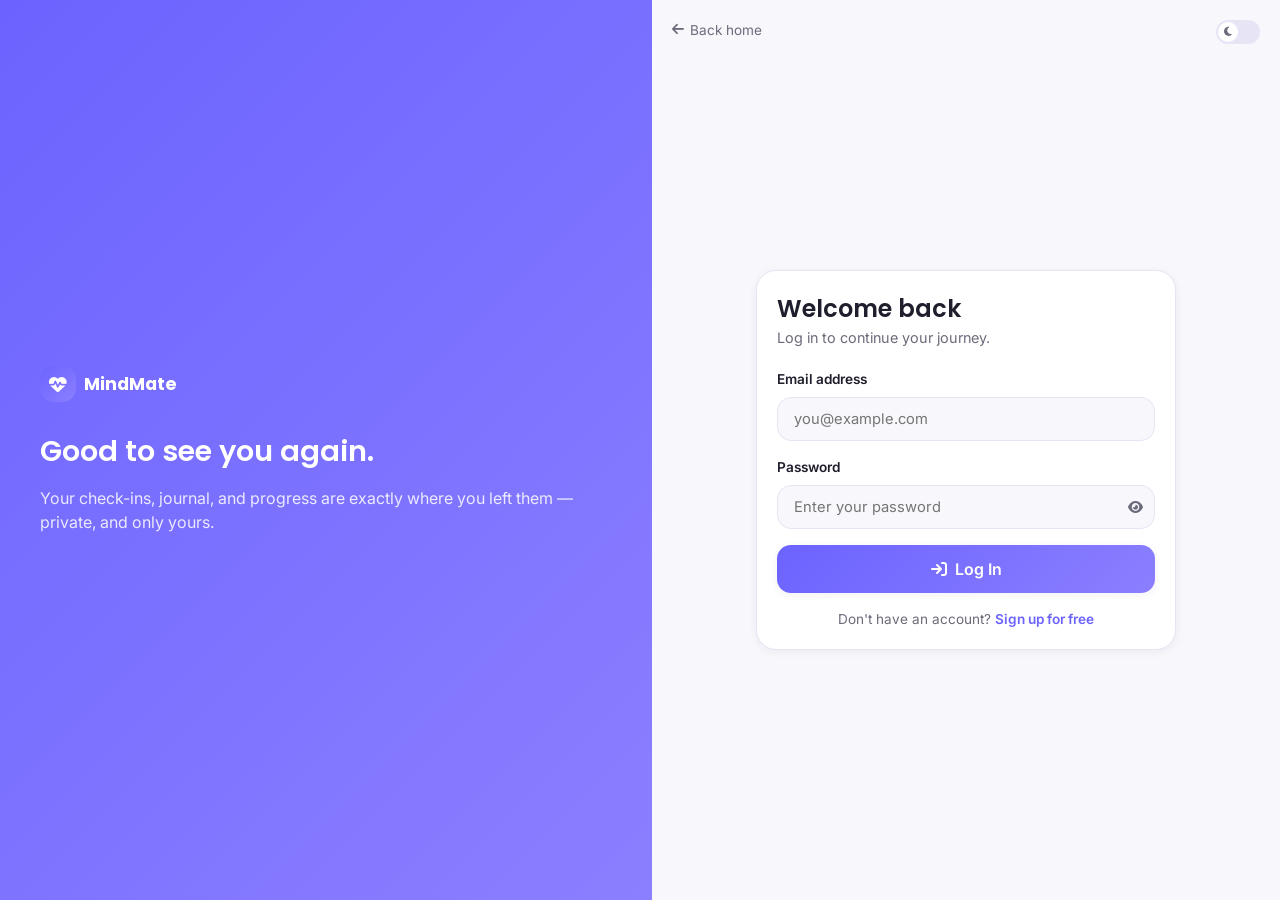
<file: html/help.html>
<!DOCTYPE html>
<html lang="en">
<head>
<meta charset="UTF-8">
<meta name="viewport" content="width=device-width, initial-scale=1.0">
<title>Help &amp; Guide — MindMate</title>

<link rel="preconnect" href="https://fonts.googleapis.com">
<link rel="preconnect" href="https://fonts.gstatic.com" crossorigin>
<link href="https://fonts.googleapis.com/css2?family=Poppins:wght@500;600;700&family=Inter:wght@400;500;600;700&display=swap" rel="stylesheet">
<link rel="stylesheet" href="https://cdnjs.cloudflare.com/ajax/libs/font-awesome/6.5.1/css/all.min.css">

<link rel="stylesheet" href="../css/style.css">
</head>
<body data-page="help">

<div class="app-shell">

  <aside class="app-sidebar">
    <a href="dashboard.html" class="brand">
      <span class="brand-mark"><i class="fa-solid fa-heart-pulse"></i></span>
      MindMate
    </a>
    <nav class="sidebar-nav">
      <a href="dashboard.html"><i class="fa-solid fa-house"></i> Dashboard</a>
      <a href="journal.html"><i class="fa-solid fa-book-open"></i> Journal</a>
      <a href="mood.html"><i class="fa-solid fa-face-smile"></i> Mood Check-in</a>
      <a href="goals.html"><i class="fa-solid fa-bullseye"></i> Goals &amp; Habits</a>
      <a href="challenges.html"><i class="fa-solid fa-flag-checkered"></i> Challenges</a>
      <a href="achievements.html"><i class="fa-solid fa-trophy"></i> Achievements</a>
      <a href="selfhelp.html"><i class="fa-solid fa-hand-holding-heart"></i> Self-Help</a>
      <a href="calm.html"><i class="fa-solid fa-spa"></i> Calm Corner</a>
      <a href="help.html"><i class="fa-solid fa-circle-question"></i> Help &amp; Guide</a>
      <div class="nav-divider"></div>
      <a href="profile.html"><i class="fa-solid fa-user-gear"></i> Profile &amp; Settings</a>
    </nav>
    <div class="sidebar-footer">
      <div class="sidebar-avatar" id="sidebarAvatar">M</div>
      <div class="sidebar-user-info">
        <strong id="sidebarUserName">—</strong>
        <span id="sidebarUserEmail">—</span>
      </div>
      <button class="sidebar-logout" id="logoutBtn" aria-label="Log out" title="Log out">
        <i class="fa-solid fa-arrow-right-from-bracket"></i>
      </button>
    </div>
  </aside>

  <main class="app-main">
    <div class="app-topbar">
      <h1>Help &amp; Guide</h1>
      <div class="app-topbar-actions">
        <button class="theme-toggle" id="themeToggle" aria-label="Toggle dark mode" aria-pressed="false">
          <span class="knob"><i class="fa-solid fa-moon"></i></span>
        </button>
      </div>
    </div>

    <p style="color:var(--text-secondary); font-size:0.92rem; margin-bottom:var(--sp-5);">
      New here, or not sure how something works? Answers to the most common questions below.
    </p>

    <div class="help-category">
      <h3>Getting Started</h3>
      <div class="faq-list">
        <div class="card faq-item" data-id="f1">
          <div class="faq-question">
            <span>How do I create an account?</span>
            <i class="fa-solid fa-chevron-down"></i>
          </div>
          <div class="faq-answer"><p>Go to the Sign Up page, enter your name, age (13-19), email, and a password of at least 6 characters. That's it — your private space is ready instantly.</p></div>
        </div>
        <div class="card faq-item" data-id="f2">
          <div class="faq-question">
            <span>Is my data private?</span>
            <i class="fa-solid fa-chevron-down"></i>
          </div>
          <div class="faq-answer"><p>Yes. Your journal, mood history, goals, and contacts are stored securely and are only accessible to your own account — no one else, including other users, can see them.</p></div>
        </div>
      </div>
    </div>

    <div class="help-category">
      <h3>Journal &amp; Mood</h3>
      <div class="faq-list">
        <div class="card faq-item" data-id="f3">
          <div class="faq-question">
            <span>How do I write a journal entry?</span>
            <i class="fa-solid fa-chevron-down"></i>
          </div>
          <div class="faq-answer"><p>Go to Journal, click "Add Entry", write freely, pick how you felt (one or more moods), and save. You can edit or delete any entry later.</p></div>
        </div>
        <div class="card faq-item" data-id="f4">
          <div class="faq-question">
            <span>What does the Mood Check-in do with my answers?</span>
            <i class="fa-solid fa-chevron-down"></i>
          </div>
          <div class="faq-answer"><p>Based on your mood, stress, energy, and sleep, MindMate gives you one gentle, relevant suggestion — like a breathing exercise or a self-help topic — right after you check in.</p></div>
        </div>
      </div>
    </div>

    <div class="help-category">
      <h3>Goals, Habits &amp; Challenges</h3>
      <div class="faq-list">
        <div class="card faq-item" data-id="f5">
          <div class="faq-question">
            <span>How does goal progress work?</span>
            <i class="fa-solid fa-chevron-down"></i>
          </div>
          <div class="faq-answer"><p>Each goal has a progress percentage you update yourself with the +10%/-10% buttons — there's no automatic tracking, so you're always in control.</p></div>
        </div>
        <div class="card faq-item" data-id="f6">
          <div class="faq-question">
            <span>What happens if I miss a day on a Challenge?</span>
            <i class="fa-solid fa-chevron-down"></i>
          </div>
          <div class="faq-answer"><p>Nothing bad! You get 1 free "rest day" each week that keeps your streak alive even if you miss a day — because taking a break is part of being healthy, not a failure.</p></div>
        </div>
      </div>
    </div>

    <div class="help-category">
      <h3>Privacy &amp; Account</h3>
      <div class="faq-list">
        <div class="card faq-item" data-id="f7">
          <div class="faq-question">
            <span>Can I delete my account and all my data?</span>
            <i class="fa-solid fa-chevron-down"></i>
          </div>
          <div class="faq-answer"><p>Yes. Go to Profile &amp; Settings → Privacy &amp; Data → Delete My Account. This permanently removes your account and everything linked to it — this can't be undone.</p></div>
        </div>
      </div>
    </div>
  </main>
</div>

<nav class="bottom-tabbar">
  <a href="dashboard.html"><i class="fa-solid fa-house"></i>Home</a>
  <a href="journal.html"><i class="fa-solid fa-book-open"></i>Journal</a>
  <a href="mood.html"><i class="fa-solid fa-face-smile"></i>Mood</a>
  <a href="goals.html"><i class="fa-solid fa-bullseye"></i>Goals</a>
  <a href="profile.html"><i class="fa-solid fa-user"></i>Profile</a>
</nav>

<script src="../js/app.js"></script>
<script>
  document.addEventListener('DOMContentLoaded', () => {
    document.querySelectorAll('.faq-item').forEach((item) => {
      item.querySelector('.faq-question').addEventListener('click', () => item.classList.toggle('open'));
    });
  });
</script>
</body>
</html>
</file>
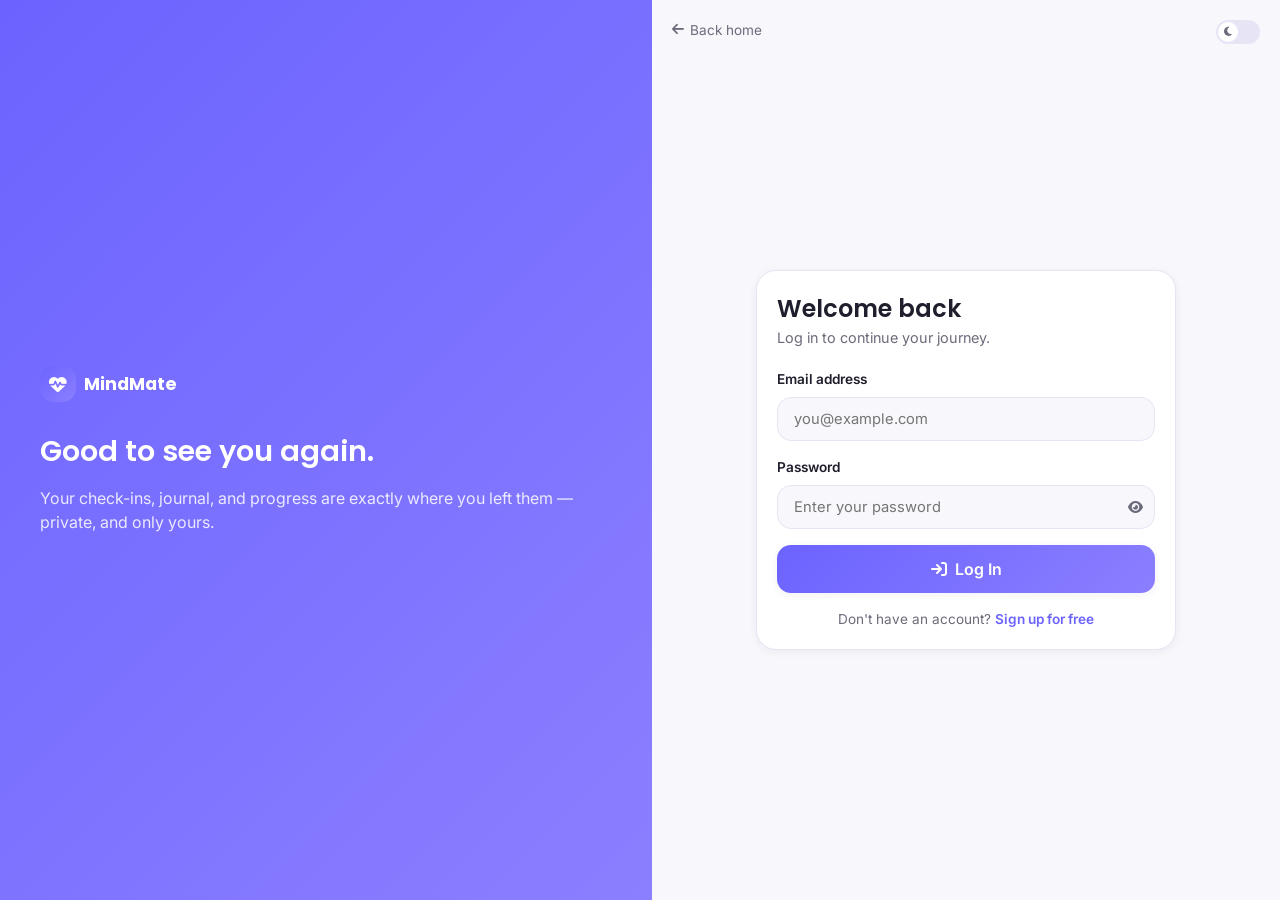
<file: html/journal.html>
<!DOCTYPE html>
<html lang="en">
<head>
<meta charset="UTF-8">
<meta name="viewport" content="width=device-width, initial-scale=1.0">
<title>Journal — MindMate</title>

<link rel="preconnect" href="https://fonts.googleapis.com">
<link rel="preconnect" href="https://fonts.gstatic.com" crossorigin>
<link href="https://fonts.googleapis.com/css2?family=Poppins:wght@500;600;700&family=Inter:wght@400;500;600;700&display=swap" rel="stylesheet">
<link rel="stylesheet" href="https://cdnjs.cloudflare.com/ajax/libs/font-awesome/6.5.1/css/all.min.css">

<link rel="stylesheet" href="../css/style.css">
</head>
<body data-page="journal">

<div class="app-shell">

  <aside class="app-sidebar">
    <a href="dashboard.html" class="brand">
      <span class="brand-mark"><i class="fa-solid fa-heart-pulse"></i></span>
      MindMate
    </a>
    <nav class="sidebar-nav">
      <a href="dashboard.html"><i class="fa-solid fa-house"></i> Dashboard</a>
      <a href="journal.html"><i class="fa-solid fa-book-open"></i> Journal</a>
      <a href="mood.html"><i class="fa-solid fa-face-smile"></i> Mood Check-in</a>
      <a href="goals.html"><i class="fa-solid fa-bullseye"></i> Goals &amp; Habits</a>
      <a href="challenges.html"><i class="fa-solid fa-flag-checkered"></i> Challenges</a>
      <a href="achievements.html"><i class="fa-solid fa-trophy"></i> Achievements</a>
      <a href="selfhelp.html"><i class="fa-solid fa-hand-holding-heart"></i> Self-Help</a>
      <a href="calm.html"><i class="fa-solid fa-spa"></i> Calm Corner</a>
      <a href="help.html"><i class="fa-solid fa-circle-question"></i> Help &amp; Guide</a>
      <div class="nav-divider"></div>
      <a href="profile.html"><i class="fa-solid fa-user-gear"></i> Profile &amp; Settings</a>
    </nav>
    <div class="sidebar-footer">
      <div class="sidebar-avatar" id="sidebarAvatar">M</div>
      <div class="sidebar-user-info">
        <strong id="sidebarUserName">—</strong>
        <span id="sidebarUserEmail">—</span>
      </div>
      <button class="sidebar-logout" id="logoutBtn" aria-label="Log out" title="Log out">
        <i class="fa-solid fa-arrow-right-from-bracket"></i>
      </button>
    </div>
  </aside>

  <main class="app-main">
    <div class="app-topbar">
      <h1>Reflection Journal</h1>
      <div class="app-topbar-actions">
        <button class="theme-toggle" id="themeToggle" aria-label="Toggle dark mode" aria-pressed="false">
          <span class="knob"><i class="fa-solid fa-moon"></i></span>
        </button>
      </div>
    </div>

    <div class="journal-layout">
      <div class="card journal-sidebar-card">
        <div class="journal-search-wrap">
          <i class="fa-solid fa-magnifying-glass"></i>
          <input type="text" id="journalSearch" placeholder="Search your entries...">
        </div>

        <h4 style="margin-bottom:var(--sp-3); font-size:0.85rem;">Filter by feeling</h4>
        <div class="filter-chip-group" id="filterChipGroup"></div>

        <div class="journal-stats">
          <div class="journal-stat-row"><span>Total entries</span><strong id="statTotalEntries">0</strong></div>
          <div class="journal-stat-row"><span>This week</span><strong id="statWeekEntries">0</strong></div>
          <div class="journal-stat-row"><span>Most common mood</span><strong id="statTopMood">—</strong></div>
        </div>
      </div>

      <div>
        <div class="journal-main-head">
          <p style="font-size:0.9rem; color:var(--text-secondary);" id="entriesCountLabel">Showing all entries</p>
          <button class="btn btn-primary" id="openAddModalBtn"><i class="fa-solid fa-plus"></i> Add Entry</button>
        </div>

        <div class="entries-grid" id="entriesGrid"></div>

        <div class="empty-state" id="journalEmptyState" style="display:none;">
          <i class="fa-solid fa-book-open"></i>
          <p>No entries match yet. Write down what's on your mind — it stays right here.</p>
          <button class="btn btn-secondary" id="emptyStateAddBtn">Write your first entry</button>
        </div>
      </div>
    </div>
  </main>
</div>

<button class="fab-add-entry" id="fabAddEntry" aria-label="Add journal entry">
  <i class="fa-solid fa-plus"></i>
</button>

<nav class="bottom-tabbar">
  <a href="dashboard.html"><i class="fa-solid fa-house"></i>Home</a>
  <a href="journal.html"><i class="fa-solid fa-book-open"></i>Journal</a>
  <a href="mood.html"><i class="fa-solid fa-face-smile"></i>Mood</a>
  <a href="goals.html"><i class="fa-solid fa-bullseye"></i>Goals</a>
  <a href="profile.html"><i class="fa-solid fa-user"></i>Profile</a>
</nav>

<!-- Add/Edit Entry Modal -->
<div class="modal-overlay" id="entryModal">
  <div class="card modal-box">
    <div class="modal-head">
      <h3 id="modalTitle">New Journal Entry</h3>
      <button class="modal-close" id="closeModalBtn"><i class="fa-solid fa-xmark"></i></button>
    </div>
    <form id="entryForm">
      <div class="form-group">
        <label for="entryTitle">Title</label>
        <input type="text" id="entryTitle" placeholder="Give your journal entry a title...">
      </div>
      <div class="form-group">
        <label for="entryText">What's on your mind?</label>
        <textarea id="entryText" placeholder="Write freely — this is just for you..." required></textarea>
      </div>
      <div class="form-group">
        <label>How did you feel? <span style="font-weight:400; color:var(--text-secondary);">(pick one or more)</span></label>
        <div class="emotion-tag-picker" id="emotionTagPicker"></div>
      </div>
      <div class="modal-actions">
        <button type="button" class="btn btn-ghost" id="cancelModalBtn">Cancel</button>
        <button type="submit" class="btn btn-primary"><i class="fa-solid fa-floppy-disk"></i> Save Entry</button>
      </div>
    </form>
  </div>
</div>

<!-- Delete Confirmation Modal -->
<div class="modal-overlay" id="deleteModal">
  <div class="card modal-box">
    <div class="modal-head">
      <h3>Delete Entry</h3>
      <button class="modal-close" id="closeDeleteModal"><i class="fa-solid fa-xmark"></i></button>
    </div>
    <p style="margin-bottom:20px; color:var(--text-secondary);">Are you sure you want to delete this journal entry? This can't be undone.</p>
    <div class="modal-actions">
      <button type="button" class="btn btn-ghost" id="cancelDelete">Cancel</button>
      <button type="button" class="btn btn-danger" id="confirmDelete"><i class="fa-solid fa-trash"></i> Delete</button>
    </div>
  </div>
</div>

<script src="../js/app.js"></script>
<script src="../js/journal.js"></script>
</body>
</html>
</file>
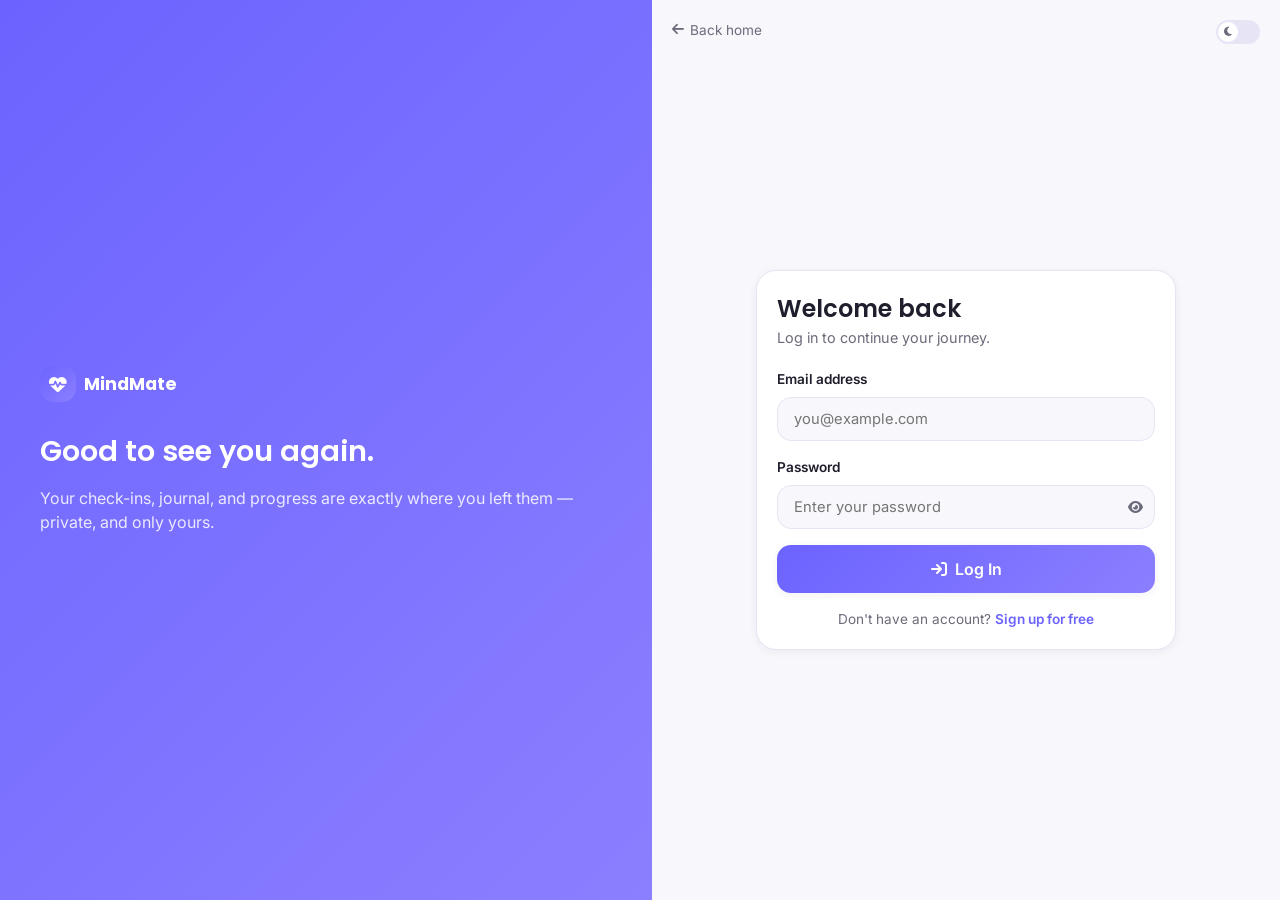
<file: html/login.html>
<!DOCTYPE html>
<html lang="en">
<head>
<meta charset="UTF-8">
<meta name="viewport" content="width=device-width, initial-scale=1.0">
<title>Log In — MindMate</title>

<link rel="preconnect" href="https://fonts.googleapis.com">
<link rel="preconnect" href="https://fonts.gstatic.com" crossorigin>
<link href="https://fonts.googleapis.com/css2?family=Poppins:wght@500;600;700&family=Inter:wght@400;500;600;700&display=swap" rel="stylesheet">
<link rel="stylesheet" href="https://cdnjs.cloudflare.com/ajax/libs/font-awesome/6.5.1/css/all.min.css">

<link rel="stylesheet" href="../css/style.css">
</head>
<body>

<div class="auth-page">

  <div class="auth-visual">
    <a href="../index.html" class="brand">
      <span class="brand-mark"><i class="fa-solid fa-heart-pulse"></i></span>
      MindMate
    </a>
    <div class="auth-visual-copy">
      <h2>Good to see you again.</h2>
      <p>Your check-ins, journal, and progress are exactly where you left them — private, and only yours.</p>
    </div>
  </div>

  <div class="auth-form-panel">
    <a href="../index.html" class="auth-back"><i class="fa-solid fa-arrow-left"></i> Back home</a>
    <button class="theme-toggle" id="themeToggle" aria-label="Toggle dark mode" aria-pressed="false" style="position:absolute; top:var(--sp-5); right:var(--sp-5);">
      <span class="knob"><i class="fa-solid fa-moon"></i></span>
    </button>

    <div class="auth-card">
      <div class="card auth-form-card">
        <div class="auth-head">
          <h2>Welcome back</h2>
          <p>Log in to continue your journey.</p>
        </div>

        <div class="alert-box" id="loginAlert" role="alert"></div>

        <form id="loginForm" novalidate>
          <div class="form-group">
            <label for="loginEmail">Email address</label>
            <input type="email" id="loginEmail" placeholder="you@example.com" autocomplete="email" required>
            <div class="form-error"><i class="fa-solid fa-circle-exclamation"></i><span>Please enter a valid email address.</span></div>
          </div>

          <div class="form-group">
            <label for="loginPassword">Password</label>
            <div style="position:relative;">
              <input type="password" id="loginPassword" placeholder="Enter your password" autocomplete="current-password" required style="padding-right:44px;">
              <button type="button" class="toggle-password" data-target="loginPassword" aria-label="Show password" style="position:absolute; right:12px; top:50%; transform:translateY(-50%); color:var(--text-secondary);">
                <i class="fa-solid fa-eye"></i>
              </button>
            </div>
            <div class="form-error"><i class="fa-solid fa-circle-exclamation"></i><span>Please enter your password.</span></div>
          </div>

          <button type="submit" class="btn btn-primary btn-block btn-lg">
            <i class="fa-solid fa-arrow-right-to-bracket"></i> Log In
          </button>
        </form>

        <p class="auth-switch">Don't have an account? <a href="signup.html">Sign up for free</a></p>
      </div>
    </div>
  </div>

</div>

<script src="../js/auth.js"></script>
</body>
</html>
</file>
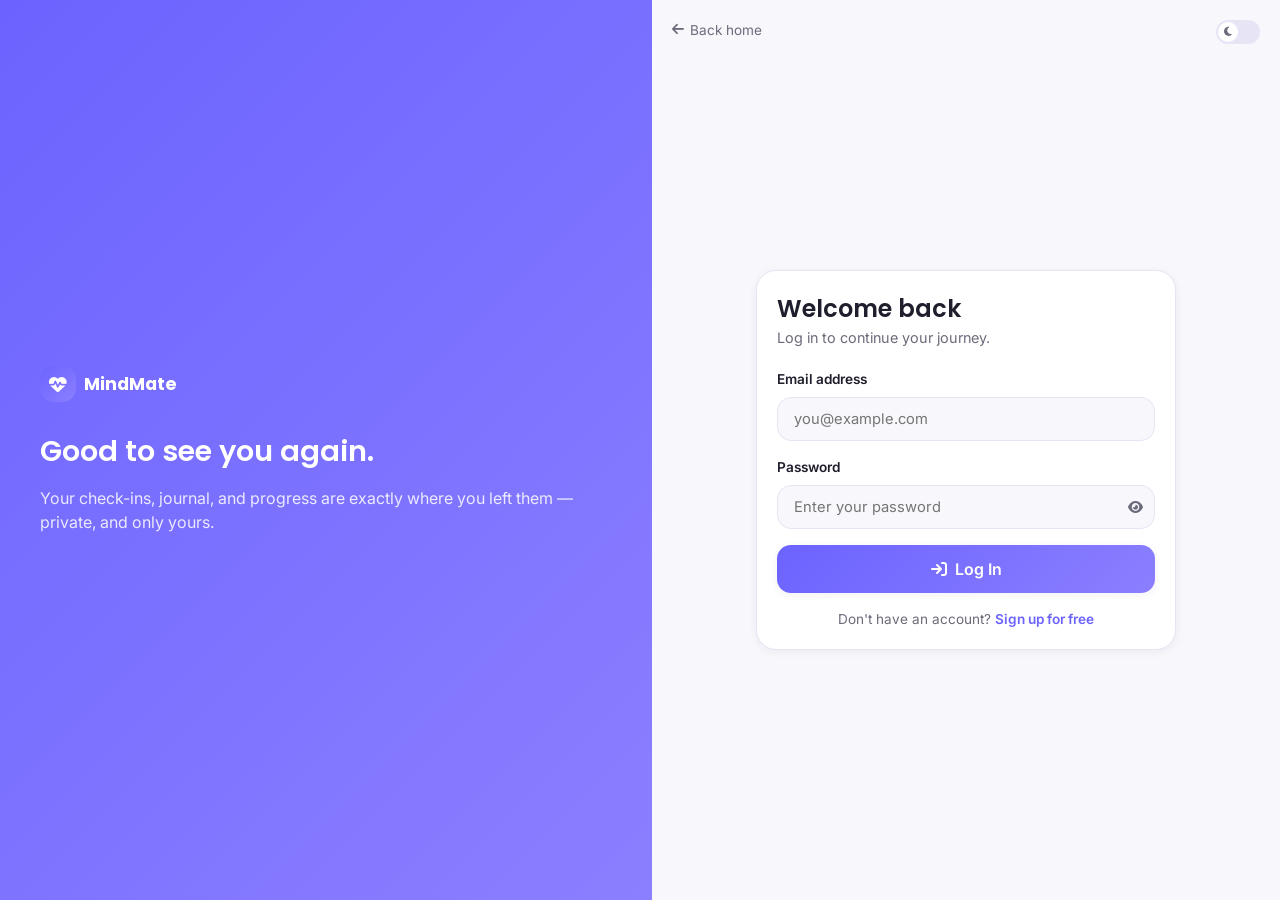
<file: html/profile.html>
<!DOCTYPE html>
<html lang="en">
<head>
<meta charset="UTF-8">
<meta name="viewport" content="width=device-width, initial-scale=1.0">
<title>Profile &amp; Settings — MindMate</title>

<link rel="preconnect" href="https://fonts.googleapis.com">
<link rel="preconnect" href="https://fonts.gstatic.com" crossorigin>
<link href="https://fonts.googleapis.com/css2?family=Poppins:wght@500;600;700&family=Inter:wght@400;500;600;700&display=swap" rel="stylesheet">
<link rel="stylesheet" href="https://cdnjs.cloudflare.com/ajax/libs/font-awesome/6.5.1/css/all.min.css">

<link rel="stylesheet" href="../css/style.css">
</head>
<body data-page="profile">

<div class="app-shell">

  <aside class="app-sidebar">
    <a href="dashboard.html" class="brand">
      <span class="brand-mark"><i class="fa-solid fa-heart-pulse"></i></span>
      MindMate
    </a>
    <nav class="sidebar-nav">
      <a href="dashboard.html"><i class="fa-solid fa-house"></i> Dashboard</a>
      <a href="journal.html"><i class="fa-solid fa-book-open"></i> Journal</a>
      <a href="mood.html"><i class="fa-solid fa-face-smile"></i> Mood Check-in</a>
      <a href="goals.html"><i class="fa-solid fa-bullseye"></i> Goals &amp; Habits</a>
      <a href="challenges.html"><i class="fa-solid fa-flag-checkered"></i> Challenges</a>
      <a href="achievements.html"><i class="fa-solid fa-trophy"></i> Achievements</a>
      <a href="selfhelp.html"><i class="fa-solid fa-hand-holding-heart"></i> Self-Help</a>
      <a href="calm.html"><i class="fa-solid fa-spa"></i> Calm Corner</a>
      <a href="help.html"><i class="fa-solid fa-circle-question"></i> Help &amp; Guide</a>
      <div class="nav-divider"></div>
      <a href="profile.html"><i class="fa-solid fa-user-gear"></i> Profile &amp; Settings</a>
    </nav>
    <div class="sidebar-footer">
      <div class="sidebar-avatar" id="sidebarAvatar">M</div>
      <div class="sidebar-user-info">
        <strong id="sidebarUserName">—</strong>
        <span id="sidebarUserEmail">—</span>
      </div>
      <button class="sidebar-logout" id="logoutBtn" aria-label="Log out" title="Log out">
        <i class="fa-solid fa-arrow-right-from-bracket"></i>
      </button>
    </div>
  </aside>

  <main class="app-main">
    <div class="app-topbar">
      <h1>Profile &amp; Settings</h1>
    </div>

    <!-- Profile Header -->
    <div class="card profile-header-card">
      <div class="profile-avatar-large" id="profileAvatarLarge">🙂</div>
      <div class="profile-header-info">
        <h3 id="profileName">—</h3>
        <span id="profileEmail">—</span> · <span id="profileAge"></span>
        <div class="member-since-badge">
          <i class="fa-solid fa-calendar-check"></i>
          Member since <strong id="statMemberSince">—</strong>
        </div>
      </div>
    </div>

    <!-- Account Summary -->
    <div class="card widget" style="margin-bottom:var(--sp-5);">
      <div class="widget-head">
        <h3><span class="widget-icon"><i class="fa-solid fa-chart-simple"></i></span> Account Summary</h3>
      </div>
      <div class="account-summary-grid">
        <div class="summary-item">
          <i class="fa-solid fa-book-open"></i>
          <strong id="summaryJournalCount">0</strong>
          <span>Journal Entries</span>
        </div>
        <div class="summary-item">
          <i class="fa-solid fa-face-smile"></i>
          <strong id="summaryCheckinCount">0</strong>
          <span>Mood Check-ins</span>
        </div>
        <div class="summary-item">
          <i class="fa-solid fa-bullseye"></i>
          <strong id="summaryGoalsCount">0</strong>
          <span>Goals</span>
        </div>
        <div class="summary-item">
          <i class="fa-solid fa-trophy"></i>
          <strong id="summaryAchievementsCount">0</strong>
          <span>Achievements</span>
        </div>
        <div class="summary-item">
          <i class="fa-solid fa-fire"></i>
          <strong id="summaryStreak">0</strong>
          <span>Current Streak</span>
        </div>
      </div>
    </div>

    <!-- 2x2 Settings Grid: Avatar | Edit Profile  ///  Appearance+Delete | Security -->
    <div class="settings-grid">

      <!-- Row 1 Left: Avatar -->
      <div class="card settings-card">
        <h4 style="margin-bottom:var(--sp-4);">Choose Your Avatar</h4>
        <div class="avatar-picker-grid" id="avatarPickerGrid"></div>
      </div>

      <!-- Row 1 Right: Edit Profile -->
      <div class="card settings-card">
        <h4 style="margin-bottom:var(--sp-4);">Edit Profile</h4>
        <form id="editProfileForm">
          <div class="form-group">
            <label for="editName">Name</label>
            <input type="text" id="editName" required>
          </div>
          <div class="form-group">
            <label for="editEmail">Email</label>
            <input type="email" id="editEmail" required>
          </div>
          <div class="form-group">
            <label for="editAge">Age</label>
            <input type="number" id="editAge" min="13" max="19">
          </div>
          <button type="submit" class="btn btn-primary"><i class="fa-solid fa-floppy-disk"></i> Save Changes</button>
        </form>
      </div>

      <!-- Row 2 Left: Appearance + Privacy/Delete Account -->
      <div class="card settings-card">
        <h4 style="margin-bottom:var(--sp-2);">Appearance</h4>
        <div class="settings-row">
          <div class="settings-row-info">
            <strong>Dark Mode</strong>
            <span>Easier on the eyes at night</span>
          </div>
          <button class="theme-toggle" id="settingsThemeToggle" aria-label="Toggle dark mode" aria-pressed="false">
            <span class="knob"><i class="fa-solid fa-moon"></i></span>
          </button>
        </div>

        <div class="settings-divider"></div>

        <h4 style="margin-bottom:var(--sp-2);">Privacy &amp; Data</h4>
        <p style="font-size:0.85rem; margin-bottom:var(--sp-4); color:var(--text-secondary);">Permanently delete your account and all associated data.</p>
        <button class="btn btn-danger" id="deleteAccountBtn" style="width:auto;"><i class="fa-solid fa-trash"></i> Delete My Account</button>
      </div>

      <!-- Row 2 Right: Security / Change Password -->
      <div class="card settings-card">
        <h4 style="margin-bottom:var(--sp-3);">Security</h4>
        <p style="font-size:0.85rem; margin-bottom:var(--sp-4); color:var(--text-secondary);">Update your account password securely.</p>
        <form id="changePasswordForm">
         <div class="form-group">
  <label for="currentPassword">Current Password</label>
  <div style="position:relative;">
    <input type="password" id="currentPassword" placeholder="Enter current password" required style="padding-right:44px;">
    <button type="button" class="toggle-password" data-target="currentPassword" aria-label="Show password" style="position:absolute; right:12px; top:50%; transform:translateY(-50%); color:var(--text-secondary);">
      <i class="fa-solid fa-eye"></i>
    </button>
  </div>
</div>
<div class="form-group">
  <label for="newPassword">New Password</label>
  <div style="position:relative;">
    <input type="password" id="newPassword" placeholder="At least 6 characters" required style="padding-right:44px;">
    <button type="button" class="toggle-password" data-target="newPassword" aria-label="Show password" style="position:absolute; right:12px; top:50%; transform:translateY(-50%); color:var(--text-secondary);">
      <i class="fa-solid fa-eye"></i>
    </button>
  </div>
</div>
          <button type="submit" class="btn btn-secondary"><i class="fa-solid fa-key"></i> Update Password</button>
        </form>
      </div>

    </div>
  </main>
</div>

<nav class="bottom-tabbar">
  <a href="dashboard.html"><i class="fa-solid fa-house"></i>Home</a>
  <a href="journal.html"><i class="fa-solid fa-book-open"></i>Journal</a>
  <a href="mood.html"><i class="fa-solid fa-face-smile"></i>Mood</a>
  <a href="goals.html"><i class="fa-solid fa-bullseye"></i>Goals</a>
  <a href="profile.html"><i class="fa-solid fa-user"></i>Profile</a>
</nav>

<!-- Delete Account Confirmation Modal -->
<div class="modal-overlay" id="deleteAccountModal">
  <div class="card modal-box">
    <div class="modal-head">
      <h3>Delete Account</h3>
      <button class="modal-close" id="closeDeleteAccountModal"><i class="fa-solid fa-xmark"></i></button>
    </div>
    <p style="margin-bottom:20px; color:var(--text-secondary);">This will permanently delete your account and all your journal entries, goals, habits, mood history, and contacts. This cannot be undone.</p>
    <div class="modal-actions">
      <button class="btn btn-ghost" id="cancelDeleteAccount">Cancel</button>
      <button class="btn btn-danger" id="confirmDeleteAccount"><i class="fa-solid fa-trash"></i> Yes, Delete Everything</button>
    </div>
  </div>
</div>

<script src="../js/app.js"></script>
</body>
</html>
</file>
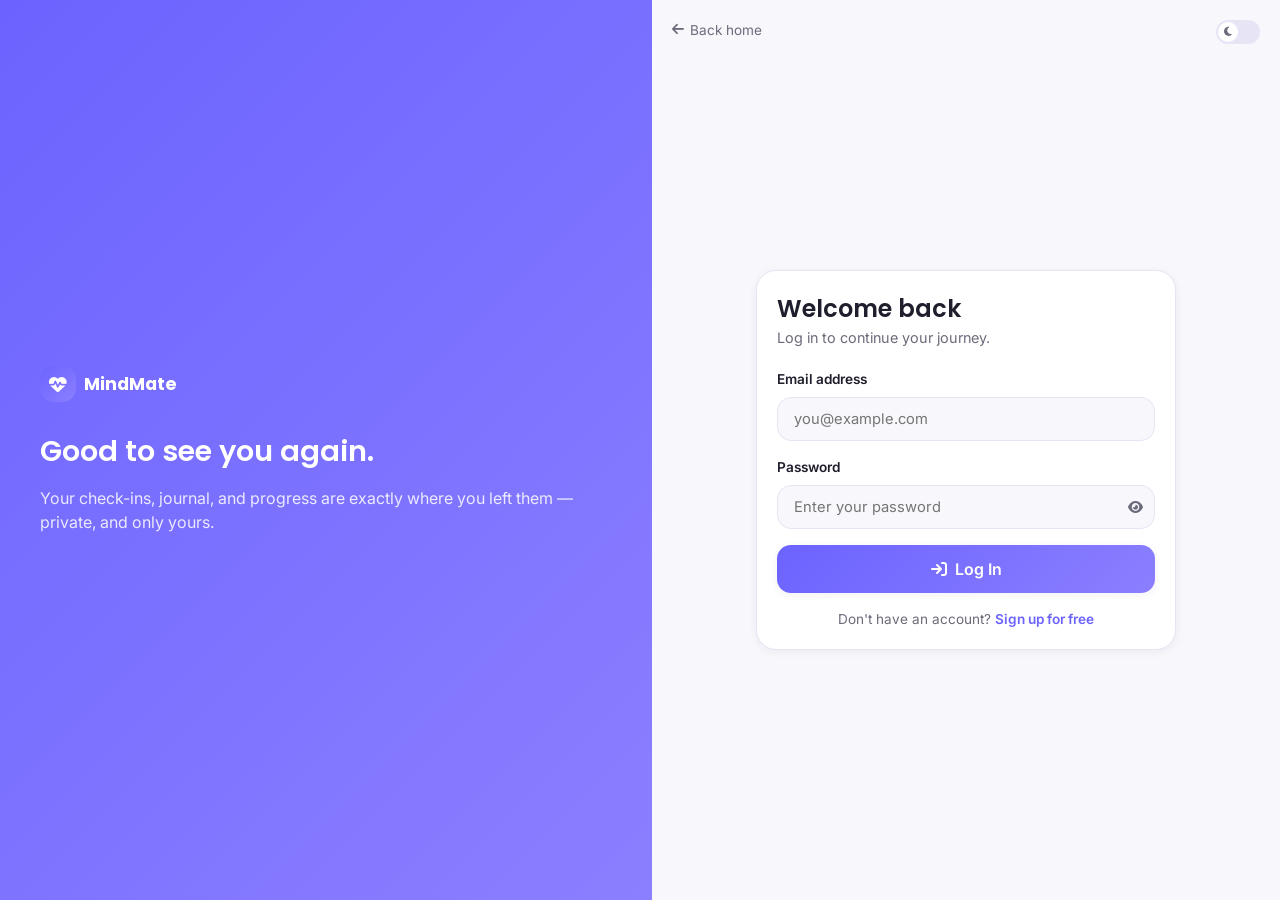
<file: html/selfhelp.html>
<!DOCTYPE html>
<html lang="en">
<head>
<meta charset="UTF-8">
<meta name="viewport" content="width=device-width, initial-scale=1.0">
<title>Self Help Center — MindMate</title>

<link rel="preconnect" href="https://fonts.googleapis.com">
<link rel="preconnect" href="https://fonts.gstatic.com" crossorigin>
<link href="https://fonts.googleapis.com/css2?family=Poppins:wght@500;600;700&family=Inter:wght@400;500;600;700&display=swap" rel="stylesheet">
<link rel="stylesheet" href="https://cdnjs.cloudflare.com/ajax/libs/font-awesome/6.5.1/css/all.min.css">

<link rel="stylesheet" href="../css/style.css">
</head>
<body data-page="selfhelp">

<div class="app-shell">

  <aside class="app-sidebar">
    <a href="dashboard.html" class="brand">
      <span class="brand-mark"><i class="fa-solid fa-heart-pulse"></i></span>
      MindMate
    </a>
    <nav class="sidebar-nav">
      <a href="dashboard.html"><i class="fa-solid fa-house"></i> Dashboard</a>
      <a href="journal.html"><i class="fa-solid fa-book-open"></i> Journal</a>
      <a href="mood.html"><i class="fa-solid fa-face-smile"></i> Mood Check-in</a>
      <a href="goals.html"><i class="fa-solid fa-bullseye"></i> Goals &amp; Habits</a>
      <a href="challenges.html"><i class="fa-solid fa-flag-checkered"></i> Challenges</a>
      <a href="achievements.html"><i class="fa-solid fa-trophy"></i> Achievements</a>
      <a href="selfhelp.html"><i class="fa-solid fa-hand-holding-heart"></i> Self-Help</a>
      <a href="calm.html"><i class="fa-solid fa-spa"></i> Calm Corner</a>
      <a href="help.html"><i class="fa-solid fa-circle-question"></i> Help &amp; Guide</a>
      <div class="nav-divider"></div>
      <a href="profile.html"><i class="fa-solid fa-user-gear"></i> Profile &amp; Settings</a>
    </nav>
    <div class="sidebar-footer">
      <div class="sidebar-avatar" id="sidebarAvatar">M</div>
      <div class="sidebar-user-info">
        <strong id="sidebarUserName">—</strong>
        <span id="sidebarUserEmail">—</span>
      </div>
      <button class="sidebar-logout" id="logoutBtn" aria-label="Log out" title="Log out">
        <i class="fa-solid fa-arrow-right-from-bracket"></i>
      </button>
    </div>
  </aside>

  <main class="app-main">
    <div class="app-topbar">
      <h1>Self Help Center</h1>
      <div class="app-topbar-actions">
        <button class="theme-toggle" id="themeToggle" aria-label="Toggle dark mode" aria-pressed="false">
          <span class="knob"><i class="fa-solid fa-moon"></i></span>
        </button>
      </div>
    </div>

    <div class="emergency-banner" id="emergency">
      <div class="emergency-icon"><i class="fa-solid fa-phone-volume"></i></div>
      <div class="emergency-content">
        <h4>Need to talk to someone right now?</h4>
        <p style="font-size:0.88rem; margin-top:2px; color:var(--text-secondary);">These are always here — no login or judgment, just support.</p>
        <div class="emergency-resources-row">
          <span class="emergency-resource-pill"><i class="fa-solid fa-phone"></i> Emergency: 999 (Bangladesh)</span>
          <span class="emergency-resource-pill"><i class="fa-solid fa-comment-dots"></i> Kaan Pete Roi: 09612-119911</span>
          <span class="emergency-resource-pill">
            <i class="fa-solid fa-globe"></i>
            <a href="https://findahelpline.com/" target="_blank" style="color:inherit;">findahelpline.com</a>
          </span>
        </div>
      </div>
    </div>

    <h3 style="margin-bottom:var(--sp-4);">Explore a topic</h3>
    <div class="topics-grid" id="topicsGrid"></div>

    <div class="card widget" style="margin-bottom:var(--sp-6);">
      <div class="widget-head">
        <h3><span class="widget-icon"><i class="fa-solid fa-user-group"></i></span> Trusted Contacts</h3>
      </div>
      <p style="font-size:0.85rem; margin-bottom:var(--sp-4); color:var(--text-secondary);">
        Add people you trust and can reach out to when you need support — such as a parent, friend, sibling, teacher, or counselor.
      </p>

      <div class="contacts-list" id="contactsList"></div>

      <form class="add-contact-form" id="contactForm">
        <div class="form-group">
          <label for="contactName">Name</label>
          <input type="text" id="contactName" placeholder="e.g. Mom, Best Friend" required>
        </div>
        <div class="form-group">
          <label for="contactRelation">Relation / phone</label>
          <input type="text" id="contactRelation" placeholder="e.g. Parent · Phone number" required>
        </div>
        <button type="submit" class="btn btn-primary"><i class="fa-solid fa-plus"></i> Add</button>
      </form>
    </div>

    <div class="card widget">
      <div class="widget-head">
        <h3><span class="widget-icon"><i class="fa-solid fa-school"></i></span> School Counselor</h3>
      </div>
      <p style="font-size:0.9rem; color:var(--text-secondary);">
        Your school counselor is here to support you with academic stress, friendship problems, personal challenges, or when you simply need someone to talk to. Visit your school counseling office or ask your teacher how to connect with a counselor.
      </p>
    </div>
  </main>
</div>

<nav class="bottom-tabbar">
  <a href="dashboard.html"><i class="fa-solid fa-house"></i>Home</a>
  <a href="journal.html"><i class="fa-solid fa-book-open"></i>Journal</a>
  <a href="mood.html"><i class="fa-solid fa-face-smile"></i>Mood</a>
  <a href="goals.html"><i class="fa-solid fa-bullseye"></i>Goals</a>
  <a href="profile.html"><i class="fa-solid fa-user"></i>Profile</a>
</nav>

<!-- Delete Contact Confirmation Modal -->
<div class="modal-overlay" id="contactDeleteModal">
  <div class="card modal-box">
    <div class="modal-head">
      <h3>Delete Contact</h3>
      <button class="modal-close" id="closeContactDeleteModal"><i class="fa-solid fa-xmark"></i></button>
    </div>
    <p style="margin-bottom:20px; color:var(--text-secondary);">Are you sure you want to remove this contact?</p>
    <div class="modal-actions">
      <button class="btn btn-ghost" id="cancelContactDelete">Cancel</button>
      <button class="btn btn-danger" id="confirmContactDelete"><i class="fa-solid fa-trash"></i> Delete</button>
    </div>
  </div>
</div>

<script src="../js/app.js"></script>
</body>
</html>
</file>
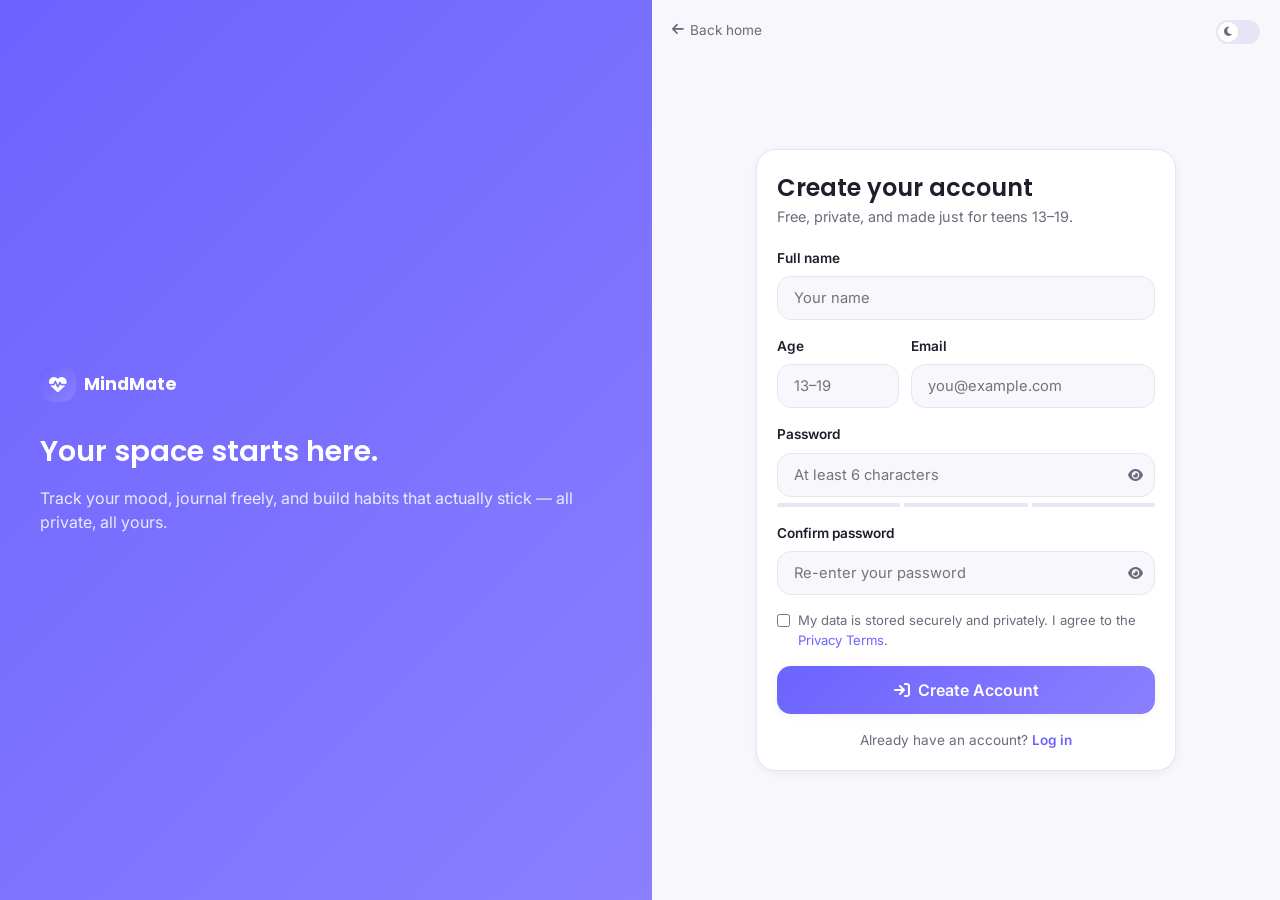
<file: html/signup.html>
<!DOCTYPE html>
<html lang="en">
<head>
<meta charset="UTF-8">
<meta name="viewport" content="width=device-width, initial-scale=1.0">
<title>Sign Up — MindMate</title>

<link rel="preconnect" href="https://fonts.googleapis.com">
<link rel="preconnect" href="https://fonts.gstatic.com" crossorigin>
<link href="https://fonts.googleapis.com/css2?family=Poppins:wght@500;600;700&family=Inter:wght@400;500;600;700&display=swap" rel="stylesheet">
<link rel="stylesheet" href="https://cdnjs.cloudflare.com/ajax/libs/font-awesome/6.5.1/css/all.min.css">

<link rel="stylesheet" href="../css/style.css">
</head>
<body>

<div class="auth-page">

  <div class="auth-visual">
    <a href="../index.html" class="brand">
      <span class="brand-mark"><i class="fa-solid fa-heart-pulse"></i></span>
      MindMate
    </a>
    <div class="auth-visual-copy">
      <h2>Your space starts here.</h2>
      <p>Track your mood, journal freely, and build habits that actually stick — all private, all yours.</p>
    </div>
  </div>

  <div class="auth-form-panel">
    <a href="../index.html" class="auth-back"><i class="fa-solid fa-arrow-left"></i> Back home</a>
    <button class="theme-toggle" id="themeToggle" aria-label="Toggle dark mode" aria-pressed="false" style="position:absolute; top:var(--sp-5); right:var(--sp-5);">
      <span class="knob"><i class="fa-solid fa-moon"></i></span>
    </button>

    <div class="auth-card">
      <div class="card auth-form-card">
        <div class="auth-head">
          <h2>Create your account</h2>
          <p>Free, private, and made just for teens 13–19.</p>
        </div>

        <div class="alert-box" id="signupAlert" role="alert"></div>

        <form id="signupForm" novalidate>
          <div class="form-group">
            <label for="signupName">Full name</label>
            <input type="text" id="signupName" placeholder="Your name" autocomplete="name" required>
            <div class="form-error"><i class="fa-solid fa-circle-exclamation"></i><span>Please enter your name.</span></div>
          </div>

          <div style="display:flex; gap:var(--sp-3);">
            <div class="form-group" style="flex:1;">
              <label for="signupAge">Age</label>
              <input type="number" id="signupAge" placeholder="13–19" min="13" max="19" required>
              <div class="form-error"><i class="fa-solid fa-circle-exclamation"></i><span>MindMate is for ages 13–19.</span></div>
            </div>
            <div class="form-group" style="flex:2;">
              <label for="signupEmail">Email</label>
              <input type="email" id="signupEmail" placeholder="you@example.com" autocomplete="email" required>
              <div class="form-error"><i class="fa-solid fa-circle-exclamation"></i><span>Please enter a valid email.</span></div>
            </div>
          </div>

          <div class="form-group">
            <label for="signupPassword">Password</label>
            <div style="position:relative;">
              <input type="password" id="signupPassword" placeholder="At least 6 characters" autocomplete="new-password" required style="padding-right:44px;">
              <button type="button" class="toggle-password" data-target="signupPassword" aria-label="Show password" style="position:absolute; right:12px; top:50%; transform:translateY(-50%); color:var(--text-secondary);">
                <i class="fa-solid fa-eye"></i>
              </button>
            </div>
            <div class="password-strength" id="passwordStrength"><span></span><span></span><span></span></div>
            <div class="form-error"><i class="fa-solid fa-circle-exclamation"></i><span>Password must be at least 6 characters.</span></div>
          </div>

          <div class="form-group">
            <label for="signupConfirm">Confirm password</label>
            <div style="position:relative;">
              <input type="password" id="signupConfirm" placeholder="Re-enter your password" autocomplete="new-password" required style="padding-right:44px;">
              <button type="button" class="toggle-password" data-target="signupConfirm" aria-label="Show password" style="position:absolute; right:12px; top:50%; transform:translateY(-50%); color:var(--text-secondary);">
                <i class="fa-solid fa-eye"></i>
              </button>
            </div>
            <div class="form-error"><i class="fa-solid fa-circle-exclamation"></i><span>Passwords do not match.</span></div>
          </div>

          <label style="display:flex; align-items:flex-start; gap:8px; font-size:0.82rem; color:var(--text-secondary); margin-bottom:var(--sp-4);">
            <input type="checkbox" id="signupTerms" style="margin-top:3px;">
            <span>My data is stored securely and privately. I agree to the <a href="#" style="color:var(--brand-primary);">Privacy Terms</a>.</span>
          </label>

          <button type="submit" class="btn btn-primary btn-block btn-lg">
            <i class="fa-solid fa-arrow-right-to-bracket"></i> Create Account
          </button>
        </form>

        <p class="auth-switch">Already have an account? <a href="login.html">Log in</a></p>
      </div>
    </div>
  </div>

</div>

<script src="../js/auth.js"></script>
</body>
</html>
</file>
<file: css/style.css>
/* ==========================================================================
   MindMate — style.css
   Complete Design System: tokens, components, layout, all pages, responsive
   ========================================================================== */

/* ---------- 1. Design Tokens ---------- */
:root {
  --brand-primary: #6C63FF;
  --brand-dark: #4F46E5;
  --grad-brand: linear-gradient(135deg, #6C63FF, #8B7FFF);
  --grad-warm: linear-gradient(135deg, #FF9472, #F2709C);

  --bg-primary: #F7F7FC;
  --bg-secondary: #FFFFFF;
  --bg-glass-strong: rgba(255,255,255,0.85);

  --text-primary: #1E1E2C;
  --text-secondary: #6B6B7B;

  --border-soft: #E7E5F5;

  --success: #2FA679;
  --danger: #E15554;
  --warning: #F2A93B;

  --mood-happy: #FFC145;
  --mood-calm: #4FB6A8;
  --mood-neutral: #9B9BAE;
  --mood-sad: #6C7FD8;
  --mood-anxious: #E8834D;
  --mood-stressed: #E15554;

  --sp-1: 4px;  --sp-2: 8px;  --sp-3: 12px; --sp-4: 16px;
  --sp-5: 20px; --sp-6: 28px; --sp-7: 40px; --sp-8: 56px;

  --r-sm: 8px; --r-md: 14px; --r-lg: 20px;

  --shadow-sm: 0 2px 8px rgba(30,30,44,0.06);
  --shadow-md: 0 6px 20px rgba(30,30,44,0.08);
  --shadow-lg: 0 12px 32px rgba(30,30,44,0.12);

  --dur-fast: 150ms; --dur-med: 250ms;
  --ease-standard: cubic-bezier(.4,0,.2,1);

  --font-heading: 'Poppins', sans-serif;
  --font-body: 'Inter', sans-serif;
}

[data-theme="dark"] {
  --bg-primary: #14141F;
  --bg-secondary: #1E1E2C;
  --bg-glass-strong: rgba(30,30,44,0.85);
  --text-primary: #F2F2F7;
  --text-secondary: #A0A0B2;
  --border-soft: #2E2E42;
}

/* ---------- 2. Reset & Base ---------- */
* { box-sizing: border-box; margin: 0; padding: 0; }

body {
  font-family: var(--font-body);
  background: var(--bg-primary);
  color: var(--text-primary);
  line-height: 1.5;
  -webkit-font-smoothing: antialiased;
}

h1, h2, h3, h4 { font-family: var(--font-heading); font-weight: 600; }
a { color: inherit; text-decoration: none; }
button, input, textarea, select { font-family: inherit; }
button { cursor: pointer; border: none; background: none; }
ul { list-style: none; }

:focus-visible { outline: 2px solid var(--brand-primary); outline-offset: 2px; }

.container { max-width: 1200px; margin: 0 auto; padding: 0 var(--sp-5); }

/* ---------- 3. Buttons ---------- */
.btn {
  display: inline-flex; align-items: center; justify-content: center; gap: var(--sp-2);
  padding: 0.65rem 1.4rem;
  border-radius: var(--r-md);
  font-weight: 600; font-size: 0.9rem;
  transition: transform var(--dur-fast) var(--ease-standard), box-shadow var(--dur-fast) var(--ease-standard), background var(--dur-fast) var(--ease-standard);
}
.btn-primary { background: var(--grad-brand); color: #fff; box-shadow: var(--shadow-sm); }
.btn-primary:hover { transform: translateY(-1px); box-shadow: var(--shadow-md); }
.btn-secondary { background: var(--bg-secondary); color: var(--brand-primary); border: 1.5px solid var(--brand-primary); }
.btn-ghost { background: transparent; color: var(--text-secondary); border: 1px solid var(--border-soft); }
.btn-ghost:hover { background: var(--bg-primary); }
.btn-danger { background: var(--danger); color: #fff; }
.btn-block { width: 100%; }
.btn-lg { padding: 0.85rem 1.6rem; font-size: 1rem; }
.btn:disabled {
  opacity: 0.55;
  cursor: not-allowed;
  transform: none;
  filter: grayscale(0.3);
  box-shadow: none;
}
.btn:disabled:hover {
  transform: none;
  box-shadow: none;
}

/* Progress +/- (color-coded: red=decrease, green=increase) */
.progress-minus { background: rgba(225,85,84,0.1); color: var(--danger); }
.progress-minus:hover { background: var(--danger); color: #fff; }
.progress-plus { background: rgba(47,166,121,0.1); color: var(--success); }
.progress-plus:hover { background: var(--success); color: #fff; }

/* Action buttons: text+icon, used everywhere for Edit/Delete */
.action-btn {
  display: inline-flex; align-items: center; gap: 6px;
  height: 34px; padding: 0 14px;
  border-radius: var(--r-sm);
  border: 1px solid var(--border-soft);
  color: var(--text-secondary);
  font-size: 0.82rem; font-weight: 600;
  background: var(--bg-secondary);
}
.action-btn:hover { background: var(--bg-primary); color: var(--brand-primary); border-color: var(--brand-primary); }
.action-btn.danger:hover { color: var(--danger); border-color: var(--danger); }

/* ---------- 4. Cards ---------- */
.card {
  background: var(--bg-secondary);
  border: 1px solid var(--border-soft);
  border-radius: var(--r-lg);
  padding: var(--sp-5);
  box-shadow: var(--shadow-sm);
}
.card-hover { transition: transform var(--dur-fast) var(--ease-standard), box-shadow var(--dur-fast) var(--ease-standard); cursor: pointer; }
.card-hover:hover { transform: translateY(-2px); box-shadow: var(--shadow-md); }
.glass { background: var(--grad-brand); color: #fff; border: none; }
.glass p, .glass span { color: rgba(255,255,255,0.9); }

/* ---------- 5. Forms ---------- */
.form-group { margin-bottom: var(--sp-4); }
.form-group label { display: block; font-size: 0.85rem; font-weight: 600; margin-bottom: var(--sp-2); }

.form-group input[type="text"],
.form-group input[type="email"],
.form-group input[type="password"],
.form-group input[type="number"],
.form-group input[type="date"],
.form-group textarea {
  width: 100%;
  padding: 0.75rem 1rem;
  border-radius: var(--r-md);
  border: 1.5px solid var(--border-soft);
  background: var(--bg-primary);
  color: var(--text-primary);
  font-size: 0.92rem;
  transition: border-color var(--dur-fast) var(--ease-standard);
}
.form-group textarea { min-height: 140px; resize: vertical; white-space: pre-wrap; }
.form-group input:focus, .form-group textarea:focus { border-color: var(--brand-primary); outline: none; }

.form-group.error input { border-color: var(--danger); }
.form-error { display: none; align-items: center; gap: 6px; font-size: 0.78rem; color: var(--danger); margin-top: 6px; }
.form-group.error .form-error { display: flex; }

.password-strength { display: flex; gap: 4px; margin-top: 6px; }
.password-strength span { flex: 1; height: 4px; border-radius: 2px; background: var(--border-soft); }
.password-strength.weak span:nth-child(1) { background: var(--danger); }
.password-strength.medium span:nth-child(1), .password-strength.medium span:nth-child(2) { background: var(--warning); }
.password-strength.strong span { background: var(--success); }

/* ---------- 6. Alert & Toast ---------- */
.alert-box {
  display: none; align-items: center; gap: var(--sp-2);
  padding: var(--sp-3) var(--sp-4);
  border-radius: var(--r-md);
  background: rgba(225,85,84,0.1); color: var(--danger);
  font-size: 0.85rem; margin-bottom: var(--sp-4);
}
.alert-box.show { display: flex; }
.alert-box.success { background: rgba(47,166,121,0.1); color: var(--success); }

.toast-stack { position: fixed; bottom: 24px; right: 24px; z-index: 999; display: flex; flex-direction: column; gap: var(--sp-2); }
.toast {
  display: flex; align-items: center; gap: var(--sp-2);
  background: var(--text-primary); color: #fff;
  padding: var(--sp-3) var(--sp-4); border-radius: var(--r-md);
  box-shadow: var(--shadow-lg); font-size: 0.85rem;
  animation: toastIn var(--dur-med) var(--ease-standard);
}
.toast-badge { background: var(--grad-warm); }
@keyframes toastIn { from { opacity: 0; transform: translateY(10px); } to { opacity: 1; transform: translateY(0); } }

/* ---------- 7. Modal ---------- */
.modal-overlay {
  position: fixed; inset: 0; background: rgba(20,20,31,0.5);
  display: flex; align-items: center; justify-content: center;
  opacity: 0; visibility: hidden;
  transition: opacity var(--dur-med) var(--ease-standard), visibility var(--dur-med) var(--ease-standard);
  z-index: 200; padding: var(--sp-4);
}
.modal-overlay.open { opacity: 1; visibility: visible; }
.modal-box { width: 100%; max-width: 440px; }
.modal-head { display: flex; justify-content: space-between; align-items: center; margin-bottom: var(--sp-4); }
.modal-close { width: 32px; height: 32px; border-radius: 50%; display: flex; align-items: center; justify-content: center; color: var(--text-secondary); }
.modal-close:hover { background: var(--bg-primary); }
.modal-actions { display: flex; justify-content: flex-end; gap: var(--sp-3); margin-top: var(--sp-5); }

/* ---------- 8. Empty States ---------- */
.empty-state { text-align: center; padding: var(--sp-7) var(--sp-4); color: var(--text-secondary); }
.empty-state i { font-size: 2rem; color: var(--border-soft); margin-bottom: var(--sp-3); }
.empty-state p { margin-bottom: var(--sp-4); font-size: 0.9rem; }

/* ---------- 9. App Shell ---------- */
.app-shell { display: flex; min-height: 100vh; }

.app-sidebar { width: 240px; flex-shrink: 0; background: var(--bg-secondary); border-right: 1px solid var(--border-soft); display: flex; flex-direction: column; padding: var(--sp-5); }
.brand { display: flex; align-items: center; gap: var(--sp-2); font-family: var(--font-heading); font-weight: 700; font-size: 1.1rem; margin-bottom: var(--sp-6); }
.brand-mark { width: 36px; height: 36px; border-radius: var(--r-md); background: var(--grad-brand); color: #fff; display: flex; align-items: center; justify-content: center; flex-shrink: 0; }

.sidebar-nav { display: flex; flex-direction: column; gap: var(--sp-1); flex: 1; overflow-y: auto; }
.sidebar-nav a { display: flex; align-items: center; gap: var(--sp-3); padding: var(--sp-3) var(--sp-4); border-radius: var(--r-md); color: var(--text-secondary); font-size: 0.88rem; font-weight: 500; }
.sidebar-nav a:hover { background: var(--bg-primary); color: var(--text-primary); }
.sidebar-nav a.active { background: var(--grad-brand); color: #fff; }
.nav-divider { height: 1px; background: var(--border-soft); margin: var(--sp-3) 0; }

.sidebar-footer { display: flex; align-items: center; gap: var(--sp-3); padding-top: var(--sp-4); border-top: 1px solid var(--border-soft); }
.sidebar-avatar { width: 38px; height: 38px; border-radius: 50%; background: var(--grad-brand); color: #fff; display: flex; align-items: center; justify-content: center; font-weight: 700; flex-shrink: 0; font-size: 1.1rem; }
.sidebar-user-info { flex: 1; min-width: 0; display: flex; flex-direction: column; }
.sidebar-user-info strong { font-size: 0.85rem; overflow: hidden; text-overflow: ellipsis; white-space: nowrap; }
.sidebar-user-info span { font-size: 0.72rem; color: var(--text-secondary); overflow: hidden; text-overflow: ellipsis; white-space: nowrap; }
.sidebar-logout { width: 34px; height: 34px; border-radius: var(--r-sm); color: var(--text-secondary); display: flex; align-items: center; justify-content: center; flex-shrink: 0; }
.sidebar-logout:hover { background: rgba(225,85,84,0.1); color: var(--danger); }

.app-main { flex: 1; padding: var(--sp-6); max-width: 100%; overflow-x: hidden; }
.app-topbar { display: flex; justify-content: space-between; align-items: center; margin-bottom: var(--sp-6); }
.app-topbar h1 { font-size: 1.5rem; }
.app-topbar-actions { display: flex; align-items: center; gap: var(--sp-3); }

.theme-toggle { width: 44px; height: 24px; border-radius: 999px; background: var(--border-soft); position: relative; flex-shrink: 0; }
.theme-toggle .knob { position: absolute; top: 2px; left: 2px; width: 20px; height: 20px; border-radius: 50%; background: #fff; display: flex; align-items: center; justify-content: center; font-size: 0.65rem; transition: transform var(--dur-med) var(--ease-standard); color: var(--text-secondary); }
.theme-toggle[aria-pressed="true"] .knob { transform: translateX(20px); background: var(--brand-primary); color: #fff; }

.bottom-tabbar { display: none; position: fixed; bottom: 0; left: 0; right: 0; background: var(--bg-secondary); border-top: 1px solid var(--border-soft); z-index: 50; }
.bottom-tabbar a { flex: 1; display: flex; flex-direction: column; align-items: center; gap: 2px; padding: var(--sp-2) 0; font-size: 0.68rem; color: var(--text-secondary); }
.bottom-tabbar a.active { color: var(--brand-primary); }

/* ---------- 10. Progress ---------- */
.progress-track { width: 100%; height: 8px; border-radius: 999px; background: rgba(108,99,255,0.12); overflow: hidden; margin-top: 10px; }
.progress-fill { height: 100%; border-radius: 999px; background: var(--grad-brand); transition: width .4s ease; }
.progress-row { display: flex; justify-content: space-between; align-items: center; font-size: 0.82rem; color: var(--text-secondary); margin-top: 14px; gap: var(--sp-3); }
.progress-row span { white-space: nowrap; }

/* ---------- 11. Dashboard widgets ---------- */
.dashboard-grid { display: grid; grid-template-columns: repeat(3, 1fr); gap: var(--sp-5); }
.widget-2 { grid-column: span 2; }
.widget-3 { grid-column: span 3; }
.widget-head { display: flex; justify-content: space-between; align-items: center; margin-bottom: var(--sp-4); flex-wrap: wrap; gap: var(--sp-2); }
.widget-icon { margin-right: 6px; color: var(--brand-primary); }
.glass .widget-icon { color: #fff; }
.widget-link { font-size: 0.8rem; color: var(--brand-primary); font-weight: 600; white-space: nowrap; }

.greeting-banner { display: flex; justify-content: space-between; align-items: center; flex-wrap: wrap; gap: var(--sp-4); background: var(--grad-brand); color: #fff; border: none; }
.greeting-banner h2 { font-size: 1.3rem; }
.greeting-banner p { color: rgba(255,255,255,0.85); font-size: 0.85rem; margin-top: 4px; }
.greeting-mood-pill { display: flex; align-items: center; gap: var(--sp-3); background: rgba(255,255,255,0.15); padding: var(--sp-3) var(--sp-4); border-radius: var(--r-md); }
.greeting-mood-pill .emoji { font-size: 1.6rem; }
.greeting-mood-pill strong { display: block; font-size: 0.85rem; }
.greeting-mood-pill span span { font-size: 0.72rem; color: rgba(255,255,255,0.8); }

.quote-author { display: block; margin-top: var(--sp-3); font-size: 0.8rem; }

.stat-icon-circle { width: 48px; height: 48px; border-radius: 50%; background: rgba(108,99,255,0.12); color: var(--brand-primary); display: flex; align-items: center; justify-content: center; font-size: 1.2rem; flex-shrink: 0; }
.stat-number { font-size: 1.4rem; font-weight: 700; font-family: var(--font-heading); }
.stat-label { font-size: 0.78rem; color: var(--text-secondary); margin-top: 2px; }

.mood-chip-row { display: flex; gap: var(--sp-2); flex-wrap: wrap; margin: var(--sp-3) 0; }
.mood-chip { width: 44px; height: 44px; border-radius: 50%; font-size: 1.3rem; border: 2px solid transparent; background: var(--bg-primary); }
.mood-chip.selected { border-color: var(--brand-primary); background: rgba(108,99,255,0.1); }

.badge-row { display: flex; gap: var(--sp-4); overflow-x: auto; padding-bottom: 4px; }
.badge-item { flex-shrink: 0; width: 80px; text-align: center; font-size: 0.72rem; color: var(--text-secondary); }
.badge-circle { width: 56px; height: 56px; border-radius: 50%; margin: 0 auto var(--sp-2); display: flex; align-items: center; justify-content: center; font-size: 1.2rem; background: var(--grad-warm); color: #fff; }
.badge-item.locked .badge-circle { background: var(--bg-primary); color: var(--text-secondary); }

.progress-card { display: block; }

/* ---------- 12. Auth pages ---------- */
.auth-page { display: flex; min-height: 100vh; }
.auth-visual { flex: 1; background: var(--grad-brand); color: #fff; padding: var(--sp-7); display: flex; flex-direction: column; justify-content: center; position: relative; overflow: hidden; }
.auth-visual .brand { color: #fff; }
.auth-visual-copy h2 { font-size: 1.8rem; margin-bottom: var(--sp-3); }
.auth-visual-copy p { color: rgba(255,255,255,0.85); }
.auth-form-panel { flex: 1; display: flex; align-items: center; justify-content: center; padding: var(--sp-6); position: relative; }
.auth-card { width: 100%; max-width: 420px; }
.auth-form-card { margin-top: var(--sp-5); }
.auth-head { margin-bottom: var(--sp-5); }
.auth-head p { color: var(--text-secondary); font-size: 0.9rem; }
.auth-switch { text-align: center; margin-top: var(--sp-4); font-size: 0.85rem; color: var(--text-secondary); }
.auth-switch a { color: var(--brand-primary); font-weight: 600; }
.auth-back { position: absolute; top: var(--sp-5); left: var(--sp-5); font-size: 0.85rem; color: var(--text-secondary); display: flex; align-items: center; gap: 6px; }

/* ---------- 13. Landing page ---------- */
.landing-nav { position: sticky; top: 0; background: var(--bg-secondary); border-bottom: 1px solid var(--border-soft); z-index: 100; padding: var(--sp-4) 0; }
.landing-nav-inner { display: flex; justify-content: space-between; align-items: center; }
.landing-nav .brand { margin-bottom: 0; }
.landing-nav-actions { display: flex; align-items: center; gap: var(--sp-3); }

.hero { padding: var(--sp-8) 0; }
.hero-grid { display: grid; grid-template-columns: 1.1fr 1fr; gap: var(--sp-7); align-items: center; }
.eyebrow { display: inline-flex; align-items: center; gap: 6px; font-size: 0.8rem; color: var(--brand-primary); font-weight: 600; margin-bottom: var(--sp-4); }
.hero-content h1 { font-size: 2.6rem; line-height: 1.15; margin-bottom: var(--sp-4); }
.hero-content > p { font-size: 1.05rem; color: var(--text-secondary); margin-bottom: var(--sp-6); max-width: 480px; }
.hero-actions { display: flex; gap: var(--sp-3); margin-bottom: var(--sp-6); flex-wrap: wrap; }
.hero-stats { display: flex; gap: var(--sp-6); }
.hero-stats strong { display: block; font-size: 1.3rem; font-family: var(--font-heading); }
.hero-stats span { font-size: 0.78rem; color: var(--text-secondary); }
.hero-visual img { width: 100%; border-radius: var(--r-lg); box-shadow: var(--shadow-lg); }

.section-alt { background: var(--bg-secondary); padding: var(--sp-8) 0; }
.section-title { text-align: center; font-size: 1.8rem; margin-bottom: var(--sp-7); }
.features-grid { display: grid; grid-template-columns: repeat(3, 1fr); gap: var(--sp-5); }
.feature-card { text-align: left; }
.feature-icon { width: 48px; height: 48px; border-radius: var(--r-md); background: rgba(108,99,255,0.12); color: var(--brand-primary); display: flex; align-items: center; justify-content: center; font-size: 1.3rem; margin-bottom: var(--sp-4); }
.feature-card h4 { margin-bottom: var(--sp-2); }
.feature-card p { color: var(--text-secondary); font-size: 0.9rem; }

.privacy-band { display: flex; align-items: center; gap: var(--sp-5); padding: var(--sp-7) 0; }
.privacy-band i { font-size: 2.5rem; color: var(--brand-primary); }
.privacy-band h3 { margin-bottom: var(--sp-2); }
.privacy-band p { color: var(--text-secondary); }

.cta-band { background: var(--grad-brand); color: #fff; padding: var(--sp-8) 0; }
.cta-band h2 { margin-bottom: var(--sp-2); }
.cta-band p { color: rgba(255,255,255,0.85) !important; }

.landing-footer { padding: var(--sp-5) 0; text-align: center; color: var(--text-secondary); font-size: 0.82rem; border-top: 1px solid var(--border-soft); }

/* ---------- 14. Journal ---------- */
.journal-layout { display: grid; grid-template-columns: 280px 1fr; gap: var(--sp-5); align-items: start; }
.journal-sidebar-card { position: sticky; top: var(--sp-5); }
.journal-search-wrap { position: relative; margin-bottom: var(--sp-5); }
.journal-search-wrap i { position: absolute; left: 14px; top: 50%; transform: translateY(-50%); color: var(--text-secondary); }
.journal-search-wrap input { width: 100%; padding: 0.7rem 1rem 0.7rem 40px; border-radius: var(--r-md); border: 1.5px solid var(--border-soft); background: var(--bg-primary); color: var(--text-primary); }

.filter-chip-group { display: flex; flex-wrap: wrap; gap: var(--sp-2); margin-bottom: var(--sp-5); }
.filter-chip { padding: 6px 12px; border-radius: 999px; border: 1px solid var(--border-soft); font-size: 0.78rem; color: var(--text-secondary); background: var(--bg-primary); }
.filter-chip.active { background: var(--grad-brand); color: #fff; border-color: transparent; }

.journal-stats { border-top: 1px solid var(--border-soft); padding-top: var(--sp-4); }
.journal-stat-row { display: flex; justify-content: space-between; font-size: 0.85rem; margin-bottom: var(--sp-2); color: var(--text-secondary); }
.journal-stat-row strong { color: var(--text-primary); }

.journal-main-head { display: flex; justify-content: space-between; align-items: center; margin-bottom: var(--sp-4); flex-wrap: wrap; gap: var(--sp-3); }
.entries-grid { display: grid; grid-template-columns: repeat(2, 1fr); gap: var(--sp-4); }
.entry-card-top { display: flex; justify-content: space-between; align-items: flex-start; margin-bottom: var(--sp-3); gap: var(--sp-2); }
.entry-date { font-size: 0.78rem; color: var(--text-secondary); }
.entry-mood-tags { display: flex; gap: 4px; flex-wrap: wrap; justify-content: flex-end; }
.entry-mood-tag { font-size: 0.7rem; padding: 3px 8px; border-radius: 999px; color: #fff; white-space: nowrap; }
.entry-title { font-size: 1rem; margin-bottom: var(--sp-2); }
.entry-text-preview {
  font-size: 0.88rem; color: var(--text-primary);
  display: -webkit-box; -webkit-line-clamp: 3; -webkit-box-orient: vertical;
  overflow: hidden; line-height: 1.5;
  white-space: pre-wrap;
  margin-bottom: var(--sp-4);
}
.entry-card-actions { display: flex; gap: var(--sp-2); }

.fab-add-entry { display: none; position: fixed; bottom: 80px; right: 20px; width: 56px; height: 56px; border-radius: 50%; background: var(--grad-brand); color: #fff; font-size: 1.3rem; box-shadow: var(--shadow-lg); align-items: center; justify-content: center; z-index: 60; }

.emotion-tag-picker { display: flex; flex-wrap: wrap; gap: var(--sp-2); }
.emotion-tag-option { padding: 6px 12px; border-radius: 999px; border: 1.5px solid var(--border-soft); font-size: 0.8rem; color: var(--text-secondary); background: var(--bg-primary); }

.journal-preview-item { display: flex; gap: var(--sp-3); align-items: flex-start; padding: var(--sp-3) 0; border-bottom: 1px solid var(--border-soft); }
.journal-preview-item:last-child { border-bottom: none; }
.journal-mood-dot { width: 8px; height: 8px; border-radius: 50%; margin-top: 6px; flex-shrink: 0; }
.journal-preview-text strong { font-size: 0.8rem; }
.journal-preview-text p { font-size: 0.85rem; color: var(--text-secondary); margin-top: 2px; }

/* ---------- 15. Goals & Habits ---------- */
.goals-top-stats { display: grid; grid-template-columns: repeat(3, 1fr); gap: var(--sp-4); margin-bottom: var(--sp-6); }
.goals-section-head { display: flex; justify-content: space-between; align-items: center; margin-bottom: var(--sp-4); }
.goal-list, .habit-list { display: flex; flex-direction: column; gap: var(--sp-3); margin-bottom: var(--sp-3); }
.goal-card-top { display: flex; justify-content: space-between; align-items: flex-start; gap: var(--sp-3); flex-wrap: wrap; }
.goal-meta { font-size: 0.78rem; color: var(--text-secondary); }
.goal-actions { display: flex; gap: var(--sp-2); }

.habit-item { display: flex; align-items: center; gap: var(--sp-3); background: var(--bg-secondary); border: 1px solid var(--border-soft); border-radius: var(--r-md); padding: var(--sp-4); }
.habit-info { flex: 1; min-width: 0; }
.habit-info strong { display: block; font-size: 0.92rem; }
.habit-streak-badge { font-size: 0.72rem; color: var(--warning); display: inline-flex; align-items: center; gap: 4px; margin-top: 2px; }
.challenge-check { width: 32px; height: 32px; border-radius: 50%; border: 2px solid var(--border-soft); color: transparent; display: flex; align-items: center; justify-content: center; flex-shrink: 0; }
.habit-item.done .challenge-check, .challenge-item.done .challenge-check { background: var(--success); border-color: var(--success); color: #fff; }

/* ---------- 16. Mood Check-in ---------- */
.mood-page-grid { display: grid; grid-template-columns: 1fr 1.3fr; gap: var(--sp-5); align-items: start; }
.checkin-section { margin-bottom: var(--sp-5); }
.checkin-section > label { display: block; font-size: 0.85rem; font-weight: 600; margin-bottom: var(--sp-3); }
.checkin-mood-grid { display: grid; grid-template-columns: repeat(3, 1fr); gap: var(--sp-2); }
.checkin-mood-option { display: flex; flex-direction: column; align-items: center; gap: 4px; padding: var(--sp-3); border-radius: var(--r-md); border: 1.5px solid var(--border-soft); font-size: 0.78rem; color: var(--text-secondary); }
.checkin-mood-option .emoji { font-size: 1.4rem; }
.checkin-mood-option.selected { border-color: var(--brand-primary); background: rgba(108,99,255,0.08); color: var(--text-primary); }

.slider-wrap { display: flex; align-items: center; gap: var(--sp-3); }
.slider-wrap input[type="range"] { flex: 1; }
.slider-value-badge { width: 32px; height: 32px; border-radius: 50%; background: var(--grad-brand); color: #fff; display: flex; align-items: center; justify-content: center; font-size: 0.85rem; font-weight: 700; flex-shrink: 0; }
.slider-labels { display: flex; justify-content: space-between; font-size: 0.72rem; color: var(--text-secondary); margin-top: 4px; }

.sleep-input-wrap input { width: 100%; padding: 0.7rem 1rem; border-radius: var(--r-md); border: 1.5px solid var(--border-soft); background: var(--bg-primary); margin-bottom: var(--sp-3); }
.sleep-quick-btns { display: flex; gap: var(--sp-2); }
.sleep-quick-btn { flex: 1; padding: 6px 0; border-radius: var(--r-sm); border: 1px solid var(--border-soft); font-size: 0.85rem; color: var(--text-secondary); }
.sleep-quick-btn.selected { background: var(--grad-brand); color: #fff; border-color: transparent; }

.companion-result { display: none; margin-top: var(--sp-5); padding: var(--sp-4); border-radius: var(--r-md); background: rgba(108,99,255,0.06); border: 1px solid var(--border-soft); }
.companion-result.show { display: block; }
.companion-result-head { display: flex; align-items: center; gap: var(--sp-3); margin-bottom: var(--sp-3); }
.companion-icon { width: 40px; height: 40px; border-radius: 50%; background: var(--grad-brand); color: #fff; display: flex; align-items: center; justify-content: center; }
.companion-result p { font-size: 0.88rem; color: var(--text-primary); margin-bottom: var(--sp-3); }

.analytics-tabs { display: flex; gap: var(--sp-2); margin-bottom: var(--sp-4); }
.analytics-tab { padding: 8px 16px; border-radius: var(--r-sm); font-size: 0.85rem; color: var(--text-secondary); border: 1px solid var(--border-soft); background: var(--bg-secondary); }
.analytics-tab.active { background: var(--grad-brand); color: #fff; border-color: transparent; }
.chart-card { margin-bottom: var(--sp-5); }
.chart-canvas-wrap { height: 260px; position: relative; }
.summary-stats-grid { display: grid; grid-template-columns: repeat(3, 1fr); gap: var(--sp-3); text-align: center; }
.summary-stat-card { display: flex; flex-direction: column; gap: 4px; }
.emoji-big { font-size: 1.8rem; }
.summary-stat-card strong { font-size: 0.95rem; }
.summary-stat-card span:last-child { font-size: 0.72rem; color: var(--text-secondary); }

/* ---------- 17. Challenges ---------- */
.challenge-list { display: flex; flex-direction: column; gap: var(--sp-3); }
.challenge-item { display: flex; align-items: center; gap: var(--sp-3); padding: var(--sp-3); border: 1px solid var(--border-soft); border-radius: var(--r-md); }
.challenge-icon { width: 40px; height: 40px; border-radius: var(--r-sm); background: rgba(108,99,255,0.1); color: var(--brand-primary); display: flex; align-items: center; justify-content: center; flex-shrink: 0; }
.challenge-info strong { font-size: 0.9rem; }

.customize-row { display: flex; align-items: center; gap: var(--sp-2); }
.customize-label-input { flex: 1; padding: 0.6rem 0.9rem; border-radius: var(--r-sm); border: 1.5px solid var(--border-soft); background: var(--bg-primary); color: var(--text-primary); }

/* ---------- 18. Achievements ---------- */
.achievements-grid { display: grid; grid-template-columns: repeat(3, 1fr); gap: var(--sp-5); }
.achievement-card { text-align: center; }
.achievement-icon { width: 64px; height: 64px; border-radius: 50%; margin: 0 auto var(--sp-4); display: flex; align-items: center; justify-content: center; font-size: 1.6rem; background: var(--grad-warm); color: #fff; }
.achievement-card.locked .achievement-icon { background: var(--bg-primary); color: var(--text-secondary); }
.achievement-card h4 { margin-bottom: var(--sp-2); }
.achievement-why { font-size: 0.82rem; color: var(--text-secondary); margin-bottom: var(--sp-3); min-height: 40px; }
.achievement-unlocked-tag { display: inline-flex; align-items: center; gap: 6px; font-size: 0.78rem; color: var(--success); font-weight: 600; }
.achievement-hint { font-size: 0.78rem; color: var(--brand-primary); font-weight: 500; }

/* ---------- 19. Self-Help ---------- */
.emergency-banner { display: flex; gap: var(--sp-4); align-items: flex-start; background: rgba(225,85,84,0.06); border: 1px solid rgba(225,85,84,0.2); border-radius: var(--r-lg); padding: var(--sp-5); margin-bottom: var(--sp-6); }
.emergency-icon { width: 44px; height: 44px; border-radius: 50%; background: var(--danger); color: #fff; display: flex; align-items: center; justify-content: center; flex-shrink: 0; }
.emergency-resources-row { display: flex; gap: var(--sp-2); flex-wrap: wrap; margin-top: var(--sp-3); }
.emergency-resource-pill { font-size: 0.78rem; padding: 6px 12px; border-radius: 999px; background: var(--bg-secondary); border: 1px solid var(--border-soft); display: inline-flex; align-items: center; gap: 6px; }

.topics-grid { display: grid; grid-template-columns: repeat(2, 1fr); gap: var(--sp-4); margin-bottom: var(--sp-6); }
.topic-card-head { display: flex; align-items: center; gap: var(--sp-3); margin-bottom: var(--sp-2); }
.topic-icon { width: 40px; height: 40px; border-radius: var(--r-sm); color: #fff; display: flex; align-items: center; justify-content: center; flex-shrink: 0; }
.topic-toggle-icon { margin-left: auto; color: var(--text-secondary); transition: transform var(--dur-fast) var(--ease-standard); }
.topic-card.open .topic-toggle-icon { transform: rotate(180deg); }
.topic-card p { font-size: 0.85rem; color: var(--text-secondary); }
.topic-detail { max-height: 0; overflow: hidden; transition: max-height var(--dur-med) var(--ease-standard); }
.topic-card.open .topic-detail { max-height: 500px; margin-top: var(--sp-4); padding-top: var(--sp-4); border-top: 1px solid var(--border-soft); }
.topic-tip { display: flex; gap: var(--sp-2); align-items: flex-start; font-size: 0.85rem; margin-bottom: var(--sp-3); }
.topic-tip i { color: var(--success); margin-top: 3px; flex-shrink: 0; }

.contacts-list { display: flex; flex-direction: column; gap: var(--sp-3); margin-bottom: var(--sp-5); }
.contact-item { display: flex; align-items: center; gap: var(--sp-3); padding: var(--sp-3); border: 1px solid var(--border-soft); border-radius: var(--r-md); }
.contact-avatar { width: 40px; height: 40px; border-radius: 50%; background: var(--grad-brand); color: #fff; display: flex; align-items: center; justify-content: center; font-weight: 700; flex-shrink: 0; }
.contact-info { flex: 1; min-width: 0; }
.contact-info strong { display: block; font-size: 0.9rem; }
.contact-info span { font-size: 0.78rem; color: var(--text-secondary); }
.add-contact-form { display: grid; grid-template-columns: 1fr 1fr auto; gap: var(--sp-3); align-items: end; }
.add-contact-form .form-group { margin-bottom: 0; }

/* ---------- 20. Calm Corner ---------- */
.calm-grid { display: grid; grid-template-columns: repeat(2, 1fr); gap: var(--sp-5); }

.sound-list { display: flex; flex-direction: column; gap: var(--sp-3); }
.sound-item { display: flex; align-items: center; gap: var(--sp-3); padding: var(--sp-3); border: 1px solid var(--border-soft); border-radius: var(--r-md); }
.sound-item.playing { border-color: var(--brand-primary); background: rgba(108,99,255,0.06); }
.sound-info { display: flex; align-items: center; gap: var(--sp-2); flex: 1; font-size: 0.9rem; }
.sound-info i { color: var(--brand-primary); width: 18px; }
.sound-play-btn { width: 38px; height: 38px; border-radius: 50%; flex-shrink: 0; }
.sound-volume { width: 80px; }

.breathing-wrap { display: flex; flex-direction: column; align-items: center; padding: var(--sp-5) 0; }
.breathing-circle {
  width: 140px; height: 140px; border-radius: 50%;
  background: var(--grad-brand); color: #fff;
  display: flex; align-items: center; justify-content: center;
  font-weight: 600; font-size: 0.9rem;
  transform: scale(0.8); transition: transform 4s ease-in-out;
}
.breathing-circle.inhale, .breathing-circle.hold { transform: scale(1.15); transition-duration: 4s; }
.breathing-circle.exhale { transform: scale(0.8); transition-duration: 6s; }

.tips-list { display: flex; flex-direction: column; gap: var(--sp-3); }
.tips-list li { display: flex; align-items: flex-start; gap: var(--sp-2); font-size: 0.88rem; }
.tips-list li i { color: var(--brand-primary); margin-top: 3px; flex-shrink: 0; }

/* ---------- 21. Help & Guide ---------- */
.help-category { margin-bottom: var(--sp-6); }
.help-category h3 { margin-bottom: var(--sp-3); font-size: 1.05rem; }
.faq-list { display: flex; flex-direction: column; gap: var(--sp-3); }
.faq-question { display: flex; justify-content: space-between; align-items: center; font-weight: 600; font-size: 0.92rem; }
.faq-question i { color: var(--text-secondary); transition: transform var(--dur-fast) var(--ease-standard); }
.faq-item.open .faq-question i { transform: rotate(180deg); }
.faq-answer { max-height: 0; overflow: hidden; transition: max-height var(--dur-med) var(--ease-standard); }
.faq-item.open .faq-answer { max-height: 300px; margin-top: var(--sp-3); padding-top: var(--sp-3); border-top: 1px solid var(--border-soft); }
.faq-answer p { font-size: 0.87rem; color: var(--text-secondary); }

/* ---------- 22. Profile ---------- */
.profile-header-card { display: flex; align-items: center; gap: var(--sp-5); margin-bottom: var(--sp-6); flex-wrap: wrap; }
.profile-avatar-large { width: 72px; height: 72px; border-radius: 50%; background: var(--grad-brand); color: #fff; display: flex; align-items: center; justify-content: center; font-size: 2rem; flex-shrink: 0; }
.profile-header-info h3 { margin-bottom: 4px; }
.profile-header-info span { font-size: 0.85rem; color: var(--text-secondary); }
.profile-stats-row { display: flex; gap: var(--sp-6); margin-top: var(--sp-4); flex-wrap: wrap; }
.profile-stats-row strong { display: block; font-size: 1.1rem; font-family: var(--font-heading); }
.profile-stats-row span { font-size: 0.72rem; color: var(--text-secondary); }

.settings-grid {
  display: grid;
  grid-template-columns: repeat(2, 1fr);
  gap: var(--sp-5);
  align-items: stretch;
  grid-auto-rows: 1fr;
}

.settings-grid .card.settings-card {
  display: flex;
  flex-direction: column;
  align-items: flex-start;
  height: 100%;
}
.settings-grid .card.settings-card > * {
  width: 100%;
}
.settings-grid .card.settings-card .btn {
  width: auto;
}

.settings-grid .settings-card:has(.avatar-picker-grid) .avatar-picker-grid {
  margin: auto 0;
}

.settings-grid .settings-card:has(#settingsThemeToggle) {
  justify-content: space-between;
}
.settings-divider {
  height: 1px;
  background: var(--border-soft);
  margin: var(--sp-5) 0;
}
.settings-row { display: flex; justify-content: space-between; align-items: center; padding: var(--sp-3) 0; border-bottom: 1px solid var(--border-soft); }
.settings-row:last-child { border-bottom: none; }
.settings-row-info strong { display: block; font-size: 0.88rem; }
.settings-row-info span { font-size: 0.75rem; color: var(--text-secondary); }

.avatar-picker-grid { display: grid; grid-template-columns: repeat(6, 1fr); gap: var(--sp-2); }
.avatar-option { aspect-ratio: 1; border-radius: var(--r-sm); border: 1.5px solid var(--border-soft); font-size: 1.3rem; display: flex; align-items: center; justify-content: center; background: var(--bg-primary); }
.avatar-option.selected { border-color: var(--brand-primary); background: rgba(108,99,255,0.1); }

.danger-zone { border-color: rgba(225,85,84,0.3); }

/* ---------- 23. Responsive ---------- */
@media (max-width: 992px) {
  .dashboard-grid { grid-template-columns: repeat(2, 1fr); }
  .widget-3 { grid-column: span 2; }
  .hero-grid { grid-template-columns: 1fr; }
  .hero-visual { order: -1; }
  .features-grid, .achievements-grid, .topics-grid, .calm-grid { grid-template-columns: repeat(2, 1fr); }
  .journal-layout, .mood-page-grid { grid-template-columns: 1fr; }
  .settings-grid { grid-template-columns: 1fr; }
}

@media (max-width: 768px) {
  .app-sidebar { display: none; }
  .bottom-tabbar { display: flex; }
  .fab-add-entry { display: flex; }
  .app-main { padding: var(--sp-4); padding-bottom: 90px; }
  .dashboard-grid { grid-template-columns: 1fr; }
  .widget-2, .widget-3 { grid-column: span 1; }
  .auth-visual { display: none; }
  .features-grid, .achievements-grid, .topics-grid, .calm-grid, .entries-grid, .goals-top-stats, .summary-stats-grid { grid-template-columns: 1fr; }
  .hero-content h1 { font-size: 1.9rem; }
  .add-contact-form { grid-template-columns: 1fr; }
  .avatar-picker-grid { grid-template-columns: repeat(4, 1fr); }
}

/* ==========================================================================
   24. Motion & Animated UI — entrance animations, button feedback,
   hover polish, so the interface feels alive instead of flat.
   ========================================================================== */

/* ---------- Ghost button — stronger visibility (was too faint) ---------- */
.btn-ghost {
  background: var(--bg-secondary);
  color: var(--text-primary);
  border: 1.5px solid var(--border-soft);
}
.btn-ghost:hover {
  background: var(--brand-primary);
  color: #fff;
  border-color: var(--brand-primary);
  transform: translateY(-1px);
}

/* ---------- Button press feedback (tactile) ---------- */
.btn:active, .action-btn:active, .avatar-option:active, .mood-chip:active {
  transform: scale(0.95);
}

/* ---------- Card entrance animation (staggered fade-up on load) ---------- */
@keyframes fadeInUp {
  from { opacity: 0; transform: translateY(16px); }
  to { opacity: 1; transform: translateY(0); }
}
.card { animation: fadeInUp 0.5s var(--ease-standard) both; }
.dashboard-grid > .card:nth-child(1) { animation-delay: 0.02s; }
.dashboard-grid > .card:nth-child(2) { animation-delay: 0.06s; }
.dashboard-grid > .card:nth-child(3) { animation-delay: 0.10s; }
.dashboard-grid > .card:nth-child(4) { animation-delay: 0.14s; }
.dashboard-grid > .card:nth-child(5) { animation-delay: 0.18s; }
.dashboard-grid > .card:nth-child(6) { animation-delay: 0.22s; }
.dashboard-grid > .card:nth-child(7) { animation-delay: 0.26s; }
.features-grid > .card:nth-child(1) { animation-delay: 0.02s; }
.features-grid > .card:nth-child(2) { animation-delay: 0.06s; }
.features-grid > .card:nth-child(3) { animation-delay: 0.10s; }
.features-grid > .card:nth-child(4) { animation-delay: 0.14s; }
.features-grid > .card:nth-child(5) { animation-delay: 0.18s; }
.features-grid > .card:nth-child(6) { animation-delay: 0.22s; }

/* ---------- Icon micro-interaction on card hover ---------- */
.card-hover:hover .feature-icon,
.card-hover:hover .topic-icon {
  transform: scale(1.1) rotate(-4deg);
}
.feature-icon, .topic-icon { transition: transform var(--dur-med) var(--ease-standard); }

/* ---------- Hero image gentle float + hover zoom ---------- */
@keyframes floatY {
  0%, 100% { transform: translateY(0); }
  50% { transform: translateY(-10px); }
}
.hero-visual img { animation: floatY 4s ease-in-out infinite; transition: transform var(--dur-med) var(--ease-standard); }
.hero-visual img:hover { transform: scale(1.03); animation-play-state: paused; }

/* ---------- Animated gradient shimmer on glass/greeting cards ---------- */
@keyframes gradientShift {
  0% { background-position: 0% 50%; }
  50% { background-position: 100% 50%; }
  100% { background-position: 0% 50%; }
}
.glass, .greeting-banner, .cta-band {
  background-size: 200% 200%;
  animation: gradientShift 8s ease infinite;
}

/* ---------- Achievement badge pulse (unlocked only) ---------- */
@keyframes badgePulse {
  0%, 100% { box-shadow: 0 0 0 0 rgba(255, 148, 114, 0.4); }
  50% { box-shadow: 0 0 0 8px rgba(255, 148, 114, 0); }
}
.achievement-card.unlocked .achievement-icon,
.badge-item:not(.locked) .badge-circle {
  animation: badgePulse 2s ease-in-out infinite;
}

/* ---------- Progress bar fill shine ---------- */
.progress-fill { position: relative; overflow: hidden; }
.progress-fill::after {
  content: '';
  position: absolute; top: 0; left: 0; right: 0; bottom: 0;
  background: linear-gradient(90deg, transparent, rgba(255,255,255,0.3), transparent);
  animation: shimmer 2s infinite;
}
@keyframes shimmer {
  0% { transform: translateX(-100%); }
  100% { transform: translateX(100%); }
}

/* ---------- Sidebar nav link slide-in indicator ---------- */
.sidebar-nav a {
  position: relative;
  transition: background var(--dur-fast) var(--ease-standard), padding-left var(--dur-fast) var(--ease-standard);
}
.sidebar-nav a:hover { padding-left: calc(var(--sp-4) + 4px); }

/* ---------- Modal pop-in ---------- */
@keyframes modalPop {
  from { transform: scale(0.92); opacity: 0; }
  to { transform: scale(1); opacity: 1; }
}
.modal-overlay.open .modal-box { animation: modalPop 0.25s var(--ease-standard); }

/* Respect users who prefer reduced motion (accessibility) */
@media (prefers-reduced-motion: reduce) {
  *, *::before, *::after {
    animation-duration: 0.001ms !important;
    animation-iteration-count: 1 !important;
    transition-duration: 0.001ms !important;
  }
}

.member-since-badge {
  display: inline-flex; align-items: center; gap: 6px;
  margin-top: var(--sp-3);
  font-size: 0.78rem; color: var(--text-secondary);
  background: var(--bg-primary);
  padding: 6px 12px;
  border-radius: 999px;
  width: fit-content;
}
.member-since-badge strong { color: var(--text-primary); }

.account-summary-grid {
  display: grid;
  grid-template-columns: repeat(5, 1fr);
  gap: var(--sp-4);
}
.summary-item {
  display: flex; flex-direction: column; align-items: center; gap: 4px;
  text-align: center;
  padding: var(--sp-3);
  border-radius: var(--r-md);
  background: var(--bg-primary);
}
.summary-item i { color: var(--brand-primary); font-size: 1.1rem; margin-bottom: 2px; }
.summary-item strong { font-size: 1.2rem; font-family: var(--font-heading); }
.summary-item span { font-size: 0.72rem; color: var(--text-secondary); }

@media (max-width: 768px) {
  .account-summary-grid { grid-template-columns: repeat(2, 1fr); }
}
</file>
